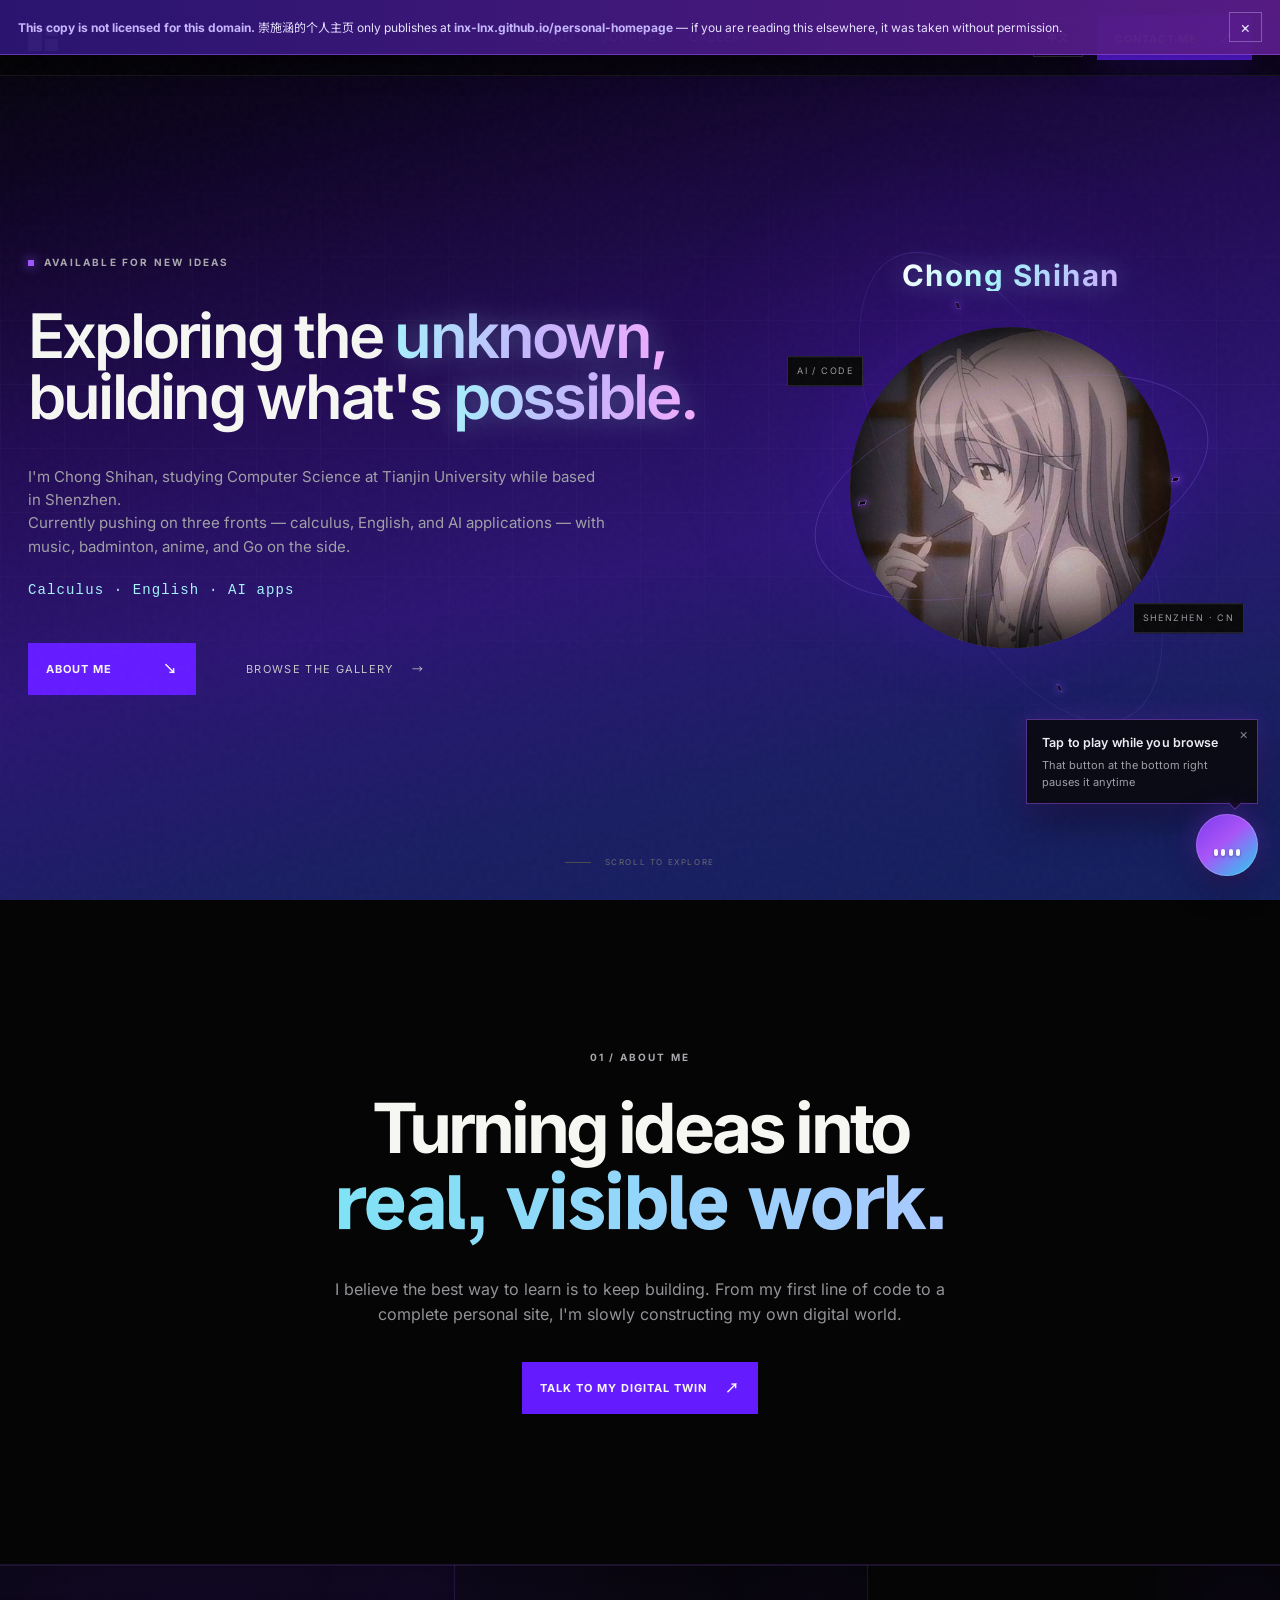
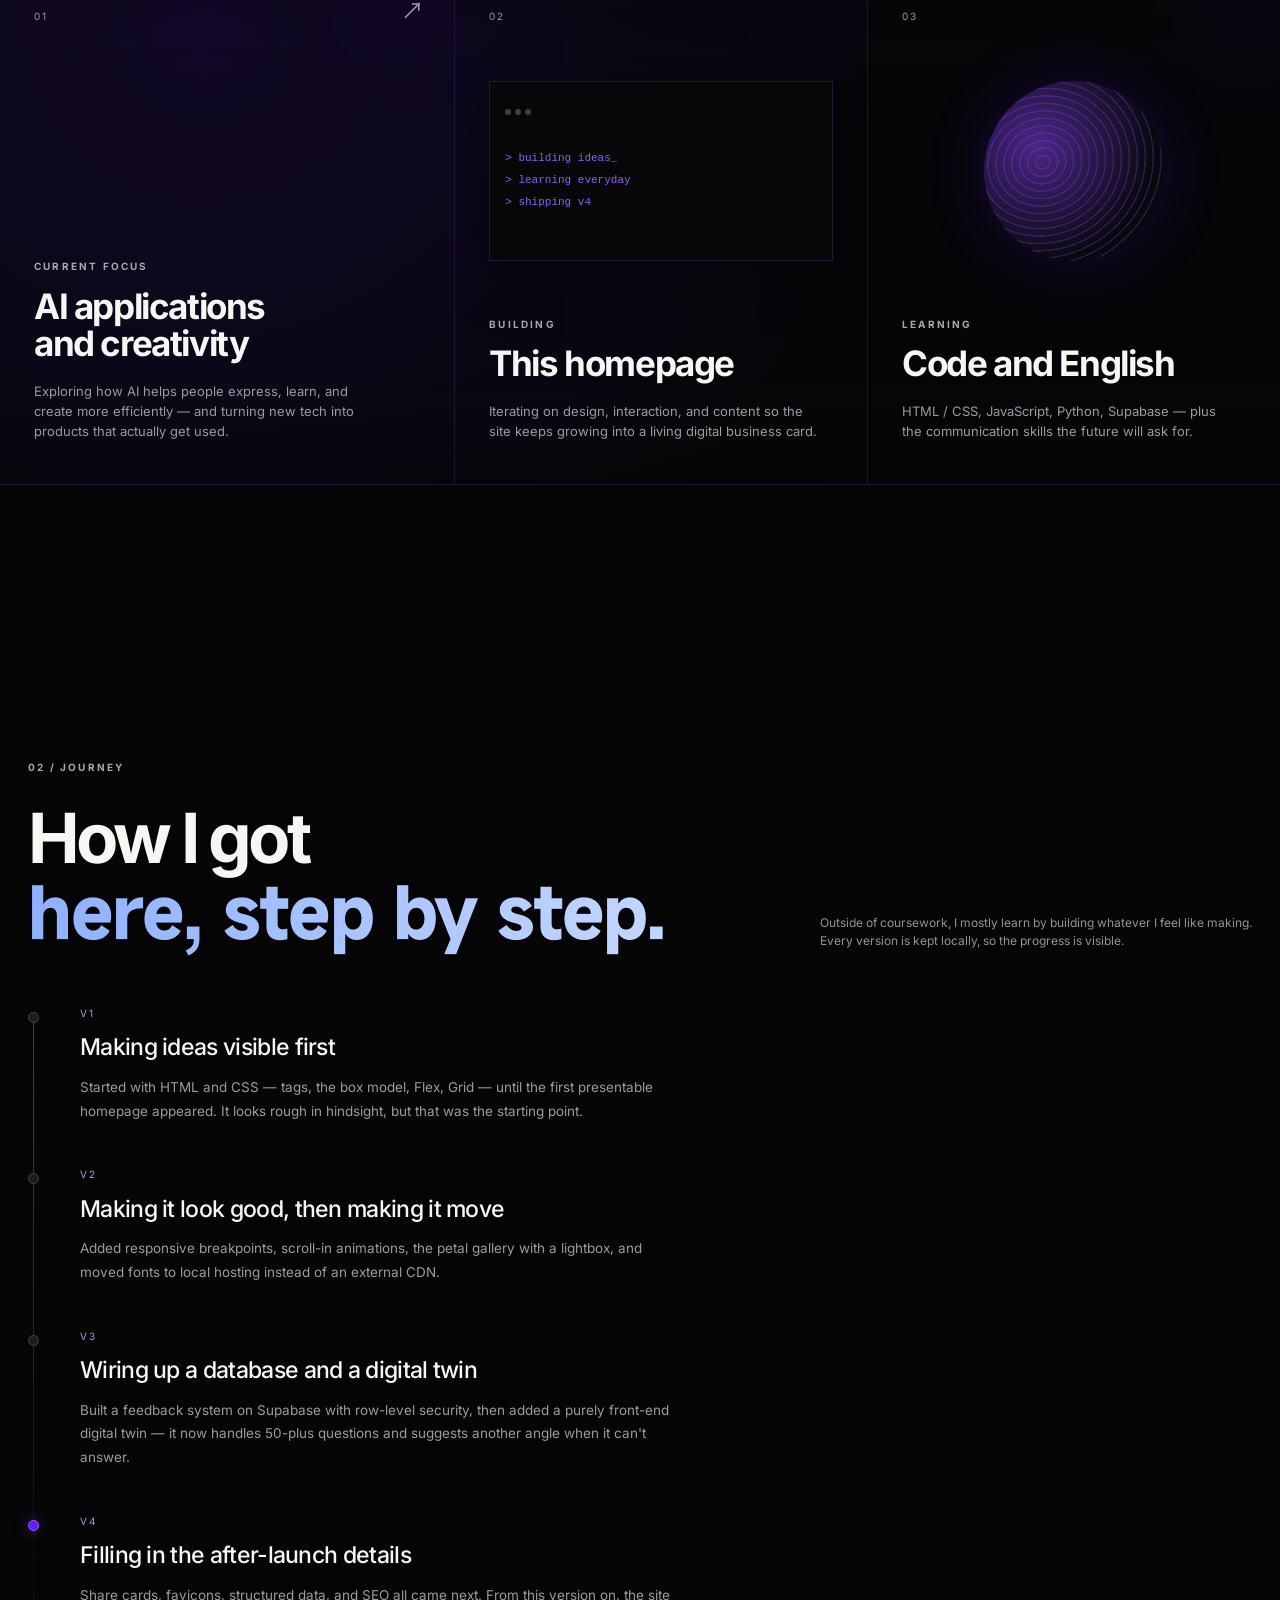
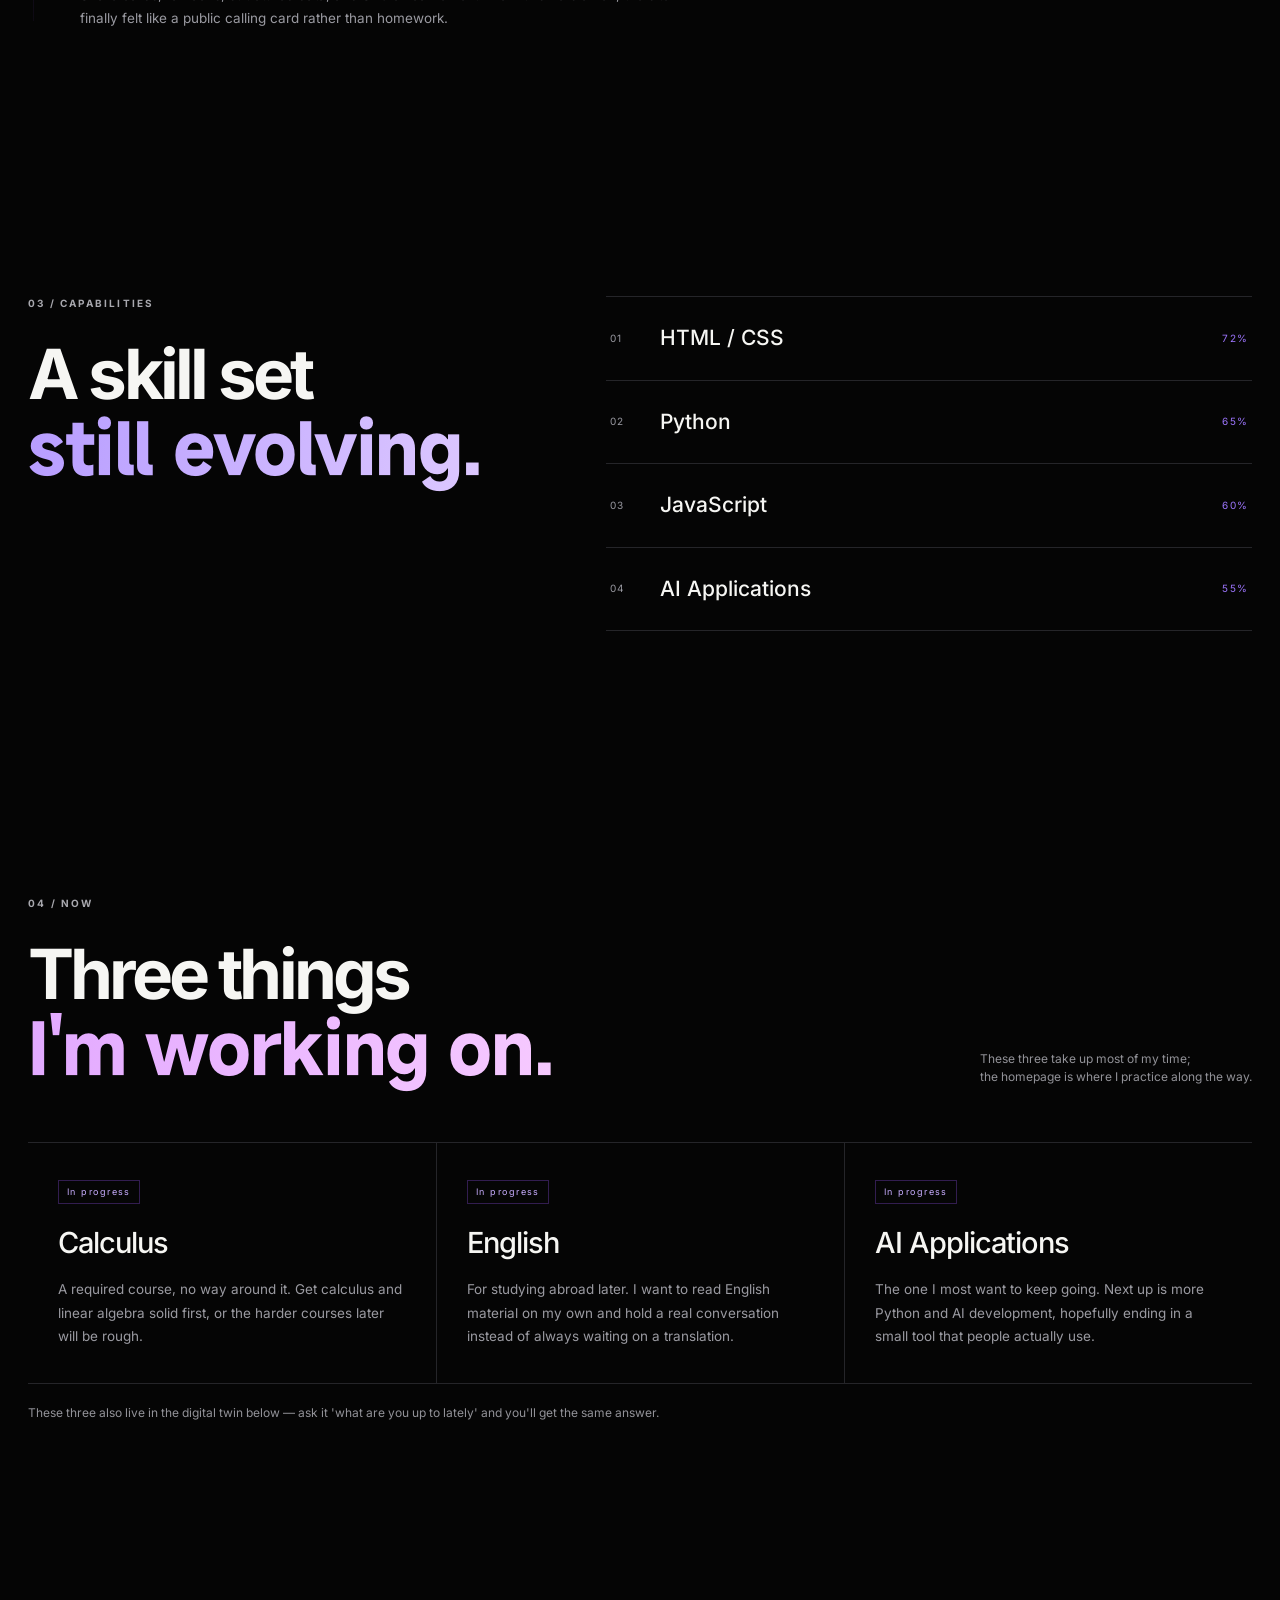
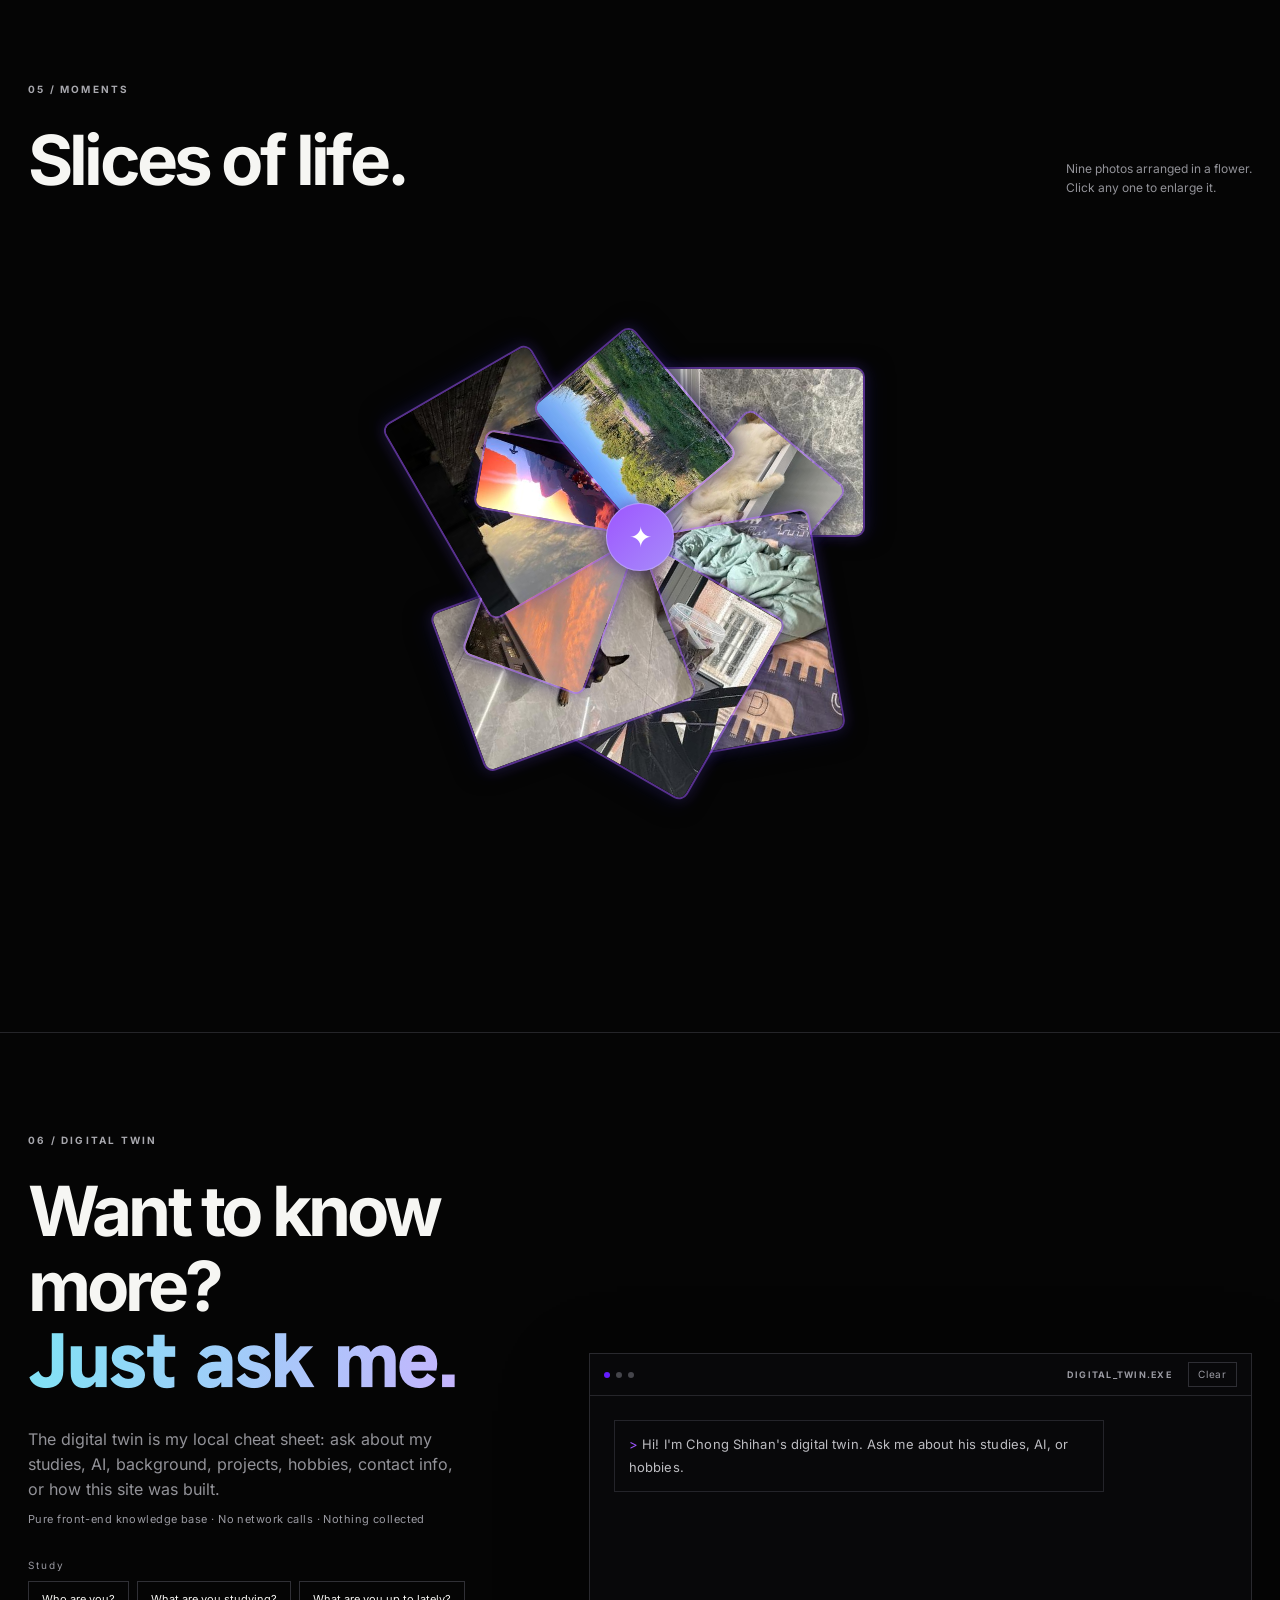
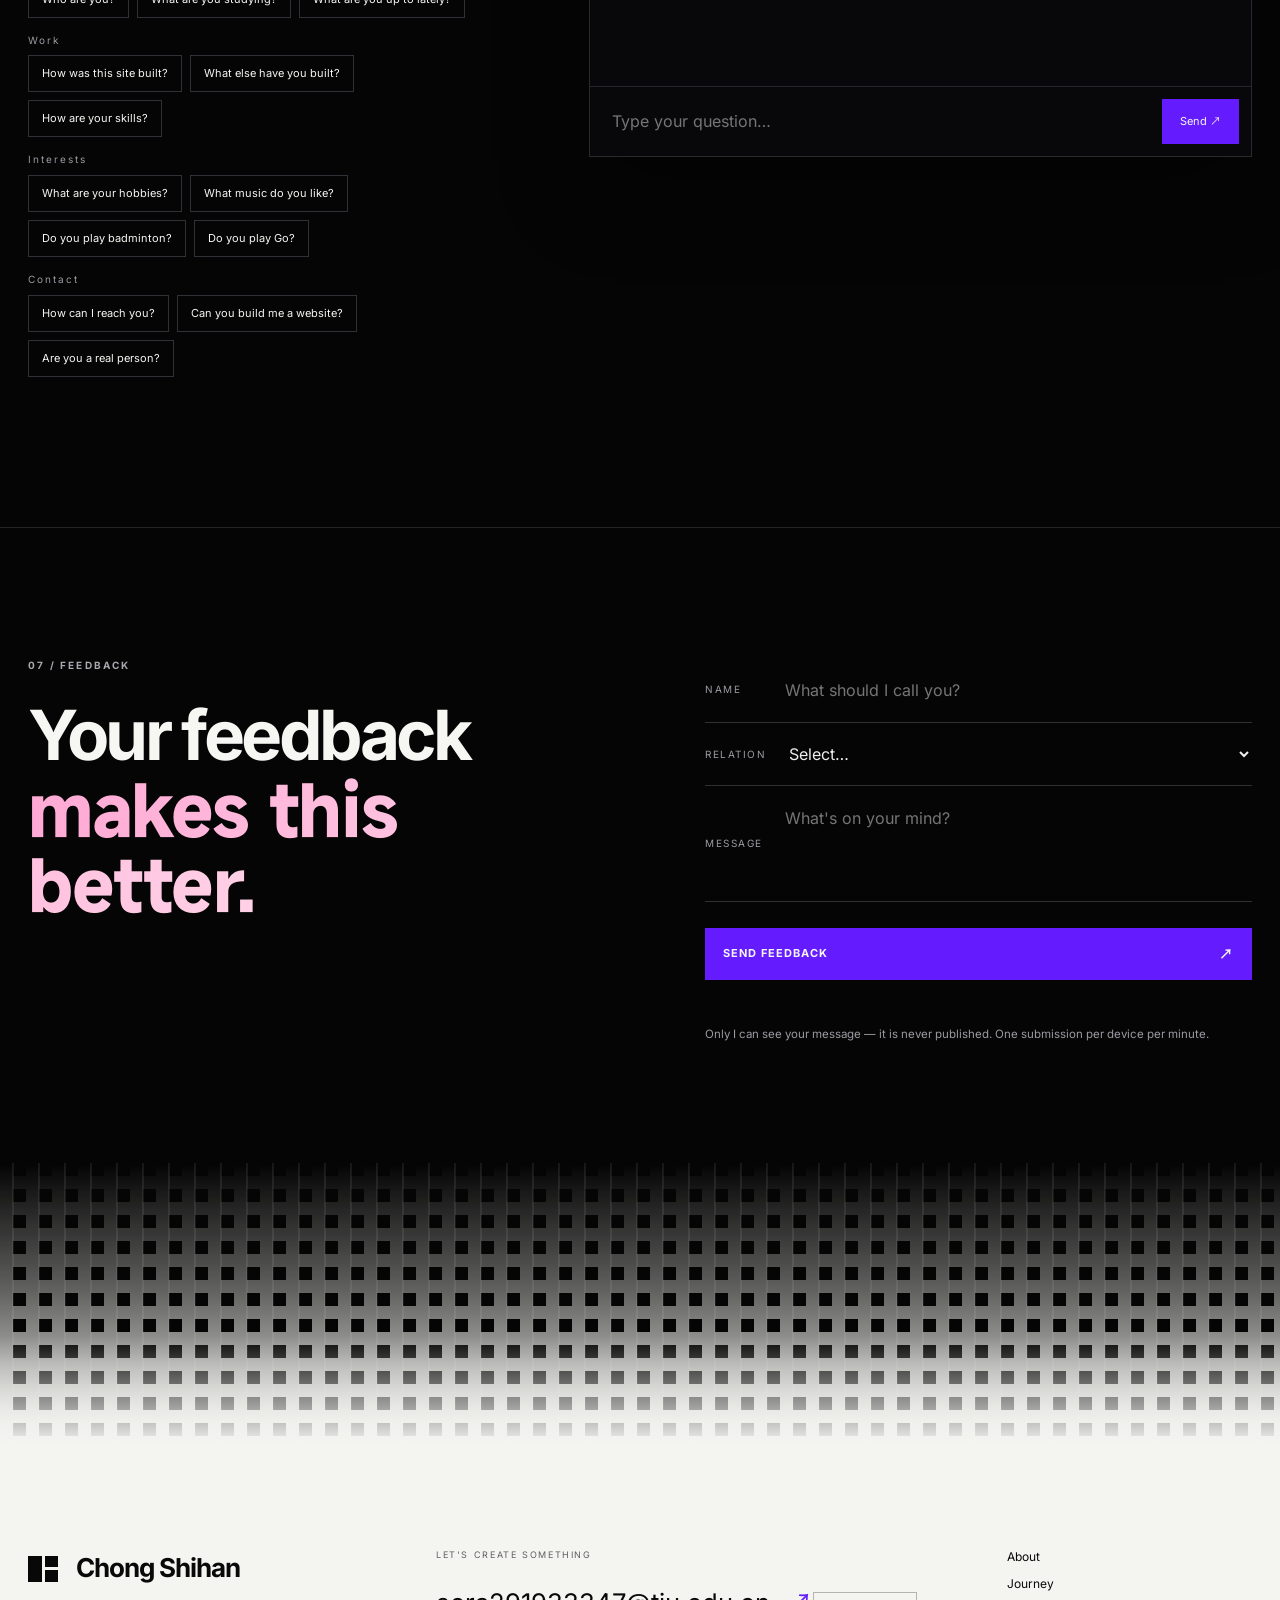
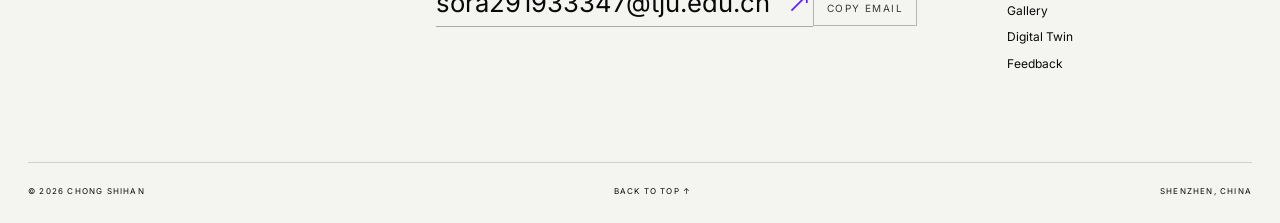
<file: index.html>
<!DOCTYPE html>
<html lang="zh-CN">
<head>
  <meta charset="UTF-8" />
  <meta name="viewport" content="width=device-width, initial-scale=1.0" />
  <meta name="theme-color" content="#2a1065" />
  <meta name="referrer" content="strict-origin-when-cross-origin" />
  <!-- 语言预判：只为 <html lang> 提前定值，避免首屏用错语言的字体与断行规则；
       真正的文案替换在 body 末尾的 assets/lang.js 里做（字典较大，不放在这里）。 -->
  <script>
    (function () {
      var lang = "zh";
      try {
        var pick = new URLSearchParams(location.search).get("lang") || localStorage.getItem("csh-lang") || navigator.language || "zh";
        lang = /^en/i.test(pick) ? "en" : "zh";
      } catch (e) {}
      document.documentElement.lang = lang === "en" ? "en" : "zh-CN";
      document.documentElement.setAttribute("data-lang", lang);
    })();
  </script>
  <title data-i18n="meta.title">崇施涵 · 天津大学 | 个人主页</title>
  <meta name="description" data-i18n-attr="content:meta.description" content="崇施涵的个人主页：天津大学计算机科学与技术专业在读，正在高数、英语和 AI 应用三线推进。站内有学习经历、生活相册，还有一个纯前端本地知识库「数字分身」，可以直接向它提问。" />
  <meta name="author" content="崇施涵" />
  <meta name="robots" content="index,follow" />
  <link rel="canonical" href="https://inx-lnx.github.io/personal-homepage/" />

  <!-- 分享卡片：发到微信 / QQ / X 时会显示标题、描述和封面 -->
  <meta property="og:type" content="website" />
  <meta property="og:site_name" content="崇施涵 · Personal Homepage" />
  <meta property="og:locale" data-i18n-attr="content:meta.ogLocale" content="zh_CN" />
  <meta property="og:title" data-i18n-attr="content:meta.ogTitle" content="崇施涵 · 天津大学 | 个人主页" />
  <meta property="og:description" data-i18n-attr="content:meta.ogDescription" content="天津大学计算机科学与技术专业在读，正在高数、英语和 AI 应用三线推进。站内有一个纯前端本地知识库「数字分身」，可以直接向它提问。" />
  <meta property="og:url" content="https://inx-lnx.github.io/personal-homepage/" />
  <meta property="og:image" content="https://inx-lnx.github.io/personal-homepage/assets/og-cover.png" />
  <meta property="og:image:width" content="1200" />
  <meta property="og:image:height" content="630" />
  <meta property="og:image:alt" data-i18n-attr="content:meta.ogImageAlt" content="崇施涵的个人主页封面" />
  <meta name="twitter:card" content="summary_large_image" />
  <meta name="twitter:title" data-i18n-attr="content:meta.ogTitle" content="崇施涵 · 天津大学 | 个人主页" />
  <meta name="twitter:description" data-i18n-attr="content:meta.ogDescription" content="天津大学计算机科学与技术专业在读，正在高数、英语和 AI 应用三线推进。站内有一个纯前端本地知识库「数字分身」，可以直接向它提问。" />
  <meta name="twitter:image" content="https://inx-lnx.github.io/personal-homepage/assets/og-cover.png" />

  <!-- 站点图标（生成脚本：tools 里的 make_assets.py 同款逻辑，见 .deepworks/tmp） -->
  <link rel="icon" href="favicon.ico" sizes="any" />
  <link rel="icon" type="image/svg+xml" href="assets/favicon.svg" />
  <link rel="apple-touch-icon" href="assets/apple-touch-icon.png" />
  <link rel="manifest" href="manifest.webmanifest" />

  <!-- 字体已本地子集化托管在 assets/fonts/，不再依赖 Google Fonts；重新生成见 tools/subset_fonts.py -->
  <!-- 首屏要用的两个子集提前预加载，省掉「先下 fonts.css、解析后才知道字体地址」的串行等待 -->
  <link rel="preload" as="font" type="font/woff2" href="assets/fonts/inter-subset.woff2" crossorigin="anonymous" />
  <link rel="preload" as="font" type="font/woff2" href="assets/fonts/noto-subset-core.woff2" crossorigin="anonymous" />
  <link rel="stylesheet" href="assets/fonts/fonts.css" />
  <link rel="stylesheet" href="assets/style.css" />

  <!-- 结构化数据：告诉搜索引擎这页讲的是谁 -->
  <script type="application/ld+json">
  {
    "@context": "https://schema.org",
    "@type": "Person",
    "name": "崇施涵",
    "url": "https://inx-lnx.github.io/personal-homepage/",
    "email": "mailto:sora291933347@tju.edu.cn",
    "affiliation": { "@type": "CollegeOrUniversity", "name": "天津大学" },
    "knowsAbout": ["AI 应用", "HTML", "CSS", "JavaScript", "Python"],
    "sameAs": ["https://github.com/Inx-lnx"]
  }
  </script>
</head>
<body>
  <a class="skip-link" href="#main" data-i18n="a11y.skipToMain">跳到主要内容</a>
  <header class="topbar">
    <a class="brand" href="#home" aria-label="返回首页" data-i18n-attr="aria-label:a11y.backHome"><span></span><span></span><span></span></a>
    <nav class="desktop-nav" aria-label="主导航" data-i18n-attr="aria-label:a11y.mainNav">
      <a href="#about" data-i18n="nav.about">关于</a>
      <a href="#journey" data-i18n="nav.journey">经历</a>
      <a href="#gallery" data-i18n="nav.gallery">相册</a>
    </nav>
    <div class="topbar-actions">
      <button id="lang-toggle" class="lang-toggle" type="button" aria-label="切换到英文版" title="切换到英文版">EN</button>
      <a class="contact-button" href="#contact" data-i18n-attr="aria-label:a11y.contact"><span data-i18n="nav.contact">联系我</span> <b>↗</b></a>
    </div>
  </header>

  <main id="main">
    <section class="hero" id="home">
      <div class="hero-noise"></div>
      <div class="hero-copy">
        <p class="eyebrow"><span></span> AVAILABLE FOR NEW IDEAS</p>
        <h1 data-i18n-html="hero.title">探索<span>未知，</span><br />创造<span>可能。</span></h1>
        <p class="hero-intro" data-i18n-html="hero.intro">崇施涵，天津大学计算机科学与技术专业，平时在深圳学习。<br />正在高数、英语和 AI 应用三线推进，也热爱音乐、羽毛球、二次元与围棋。</p>
        <p class="typed-line"><span id="typed-text" data-i18n="hero.typed">主攻 AI 应用</span><span class="type-cursor" aria-hidden="true">▍</span></p>
        <div class="hero-actions">
          <a class="primary-button" href="#about"><span data-i18n="hero.ctaPrimary">认识我</span> <b>↘</b></a>
          <a class="text-link" href="#gallery"><span data-i18n="hero.ctaSecondary">浏览相册</span> <span>→</span></a>
        </div>
      </div>
      <div class="hero-portrait">
        <div class="portrait-name"><span class="aurora-text" data-i18n="site.name">崇施涵</span></div>
        <div class="portrait-frame" aria-hidden="true"><img src="[data-uri]" data-hi="assets/avatar-preview.jpg" alt="" width="700" height="700" fetchpriority="high" /></div>
        <span class="orbit orbit-one" aria-hidden="true"></span>
        <span class="orbit orbit-two" aria-hidden="true"></span>
        <span class="floating-label label-one" aria-hidden="true">AI / CODE</span>
        <span class="floating-label label-two" aria-hidden="true">SHENZHEN · CN</span>
      </div>
      <div class="scroll-cue"><span></span> SCROLL TO EXPLORE</div>
    </section>

    <section class="statement" id="about">
      <p class="section-kicker">01 / ABOUT ME</p>
      <h2 data-i18n-html="about.title">用技术把想法变成<br /><em>真实、可见的作品。</em></h2>
      <p class="statement-copy" data-i18n="about.copy">我相信学习最好的方式就是持续创造。从第一行代码到完整的个人网站，我正在一点点建立自己的数字世界。</p>
      <a class="primary-button small" href="#chat"><span data-i18n="about.cta">和数字分身聊聊</span> <b>↗</b></a>
    </section>

    <section class="feature-grid" id="work">
      <article class="feature-card feature-lead">
        <span class="card-index">01</span>
        <div>
          <p class="mini-label">CURRENT FOCUS</p>
          <h3 data-i18n-html="work.lead.title">AI 应用<br />与创造力</h3>
          <p data-i18n="work.lead.copy">探索人工智能如何帮助人更高效地表达、学习和创造，把新技术做成真正能用的产品。</p>
        </div>
        <span class="card-arrow">↗</span>
      </article>
      <article class="feature-card">
        <span class="card-index">02</span>
          <div class="terminal-art" aria-hidden="true"><i></i><i></i><i></i><code>&gt; building ideas_<br />&gt; learning everyday<br />&gt; shipping v4</code></div>
        <div>
          <p class="mini-label">BUILDING</p>
          <h3 data-i18n="work.build.title">个人主页</h3>
          <p data-i18n="work.build.copy">不断迭代设计、交互与内容，让主页成为持续生长的数字名片。</p>
        </div>
      </article>
      <article class="feature-card">
        <span class="card-index">03</span>
        <div class="sphere" aria-hidden="true"></div>
        <div>
          <p class="mini-label">LEARNING</p>
          <h3 data-i18n="work.learn.title">编程与英语</h3>
          <p data-i18n="work.learn.copy">HTML / CSS、JavaScript、Python、Supabase，以及面向未来的表达能力。</p>
        </div>
      </article>
    </section>

    <!-- ============================================================
         经历时间线：#journey
         按「阶段」写，不写具体日期；等有确切时间了，在 tl-stage 里补年份即可
         ============================================================ -->
    <section class="journey-section" id="journey">
      <div class="section-head">
        <div><p class="section-kicker">02 / JOURNEY</p><h2 data-i18n-html="journey.title">怎么一步步<br /><em>走到现在。</em></h2></div>
        <p data-i18n-html="journey.desc">学校课程之外，基本靠想做点什么时现学。<br />每一版都留在本地，看得见进步。</p>
      </div>
      <ol class="timeline">
        <li class="tl-item">
          <span class="tl-dot" aria-hidden="true"></span>
          <p class="tl-stage">V1</p>
          <h3 data-i18n="journey.1.title">先让想法变成能看的东西</h3>
          <p data-i18n="journey.1.copy">从 HTML 和 CSS 起手：标签、盒模型、Flex、Grid，一点点折腾出第一版能看的个人主页。现在回头看很粗糙，但那是起点。</p>
        </li>
        <li class="tl-item">
          <span class="tl-dot" aria-hidden="true"></span>
          <p class="tl-stage">V2</p>
          <h3 data-i18n="journey.2.title">让它好看，也让它动起来</h3>
          <p data-i18n="journey.2.copy">补上响应式断点、滚动进场动画、花瓣式相册与灯箱，同时把字体换成本地托管，不再依赖外部 CDN。</p>
        </li>
        <li class="tl-item">
          <span class="tl-dot" aria-hidden="true"></span>
          <p class="tl-stage">V3</p>
          <h3 data-i18n="journey.3.title">接上数据库与数字分身</h3>
          <p data-i18n="journey.3.copy">用 Supabase 做了带 RLS 权限的反馈系统，又加上纯前端的数字分身——现在它应付得了五十多个问题，答不上来还会推荐你换个问法。</p>
        </li>
        <li class="tl-item is-now">
          <span class="tl-dot" aria-hidden="true"></span>
          <p class="tl-stage">V4</p>
          <h3 data-i18n="journey.4.title">补齐「上线之后才想起来」的细节</h3>
          <p data-i18n="journey.4.copy">分享卡片、站点图标、结构化数据与 SEO 一并补上。从这一版起，主页才真正像一张对外的名片，而不只是作业。</p>
        </li>
      </ol>
    </section>

    <section class="skills-section">
      <div class="skills-heading">
        <p class="section-kicker">03 / CAPABILITIES</p>
        <h2 data-i18n-html="skills.title">持续进化的<br /><em>能力矩阵。</em></h2>
      </div>
      <div class="skill-list">
        <div class="skill-row"><span>01</span><strong>HTML / CSS</strong><i>72%</i></div>
        <div class="skill-row"><span>02</span><strong>Python</strong><i>65%</i></div>
        <div class="skill-row"><span>03</span><strong>JavaScript</strong><i>60%</i></div>
        <div class="skill-row"><span>04</span><strong data-i18n="skills.4.name">AI 应用</strong><i>55%</i></div>
      </div>
    </section>

    <!-- ============================================================
         正在做（Now）：#now
         ⚠️ 这里的三条线与数字分身的「你接下来打算做什么」是同一套说法，
            改一处记得改另一处（assets/app.js 里的 plan 条目）
         ============================================================ -->
    <section class="now-section" id="now">
      <div class="section-head">
        <div><p class="section-kicker">04 / NOW</p><h2 data-i18n-html="now.title">最近在做的<br /><em>三件事。</em></h2></div>
        <p data-i18n-html="now.desc">时间基本都花在这三件事上，<br />主页是顺手练手的地方。</p>
      </div>
      <div class="now-grid">
        <article class="now-card">
          <span class="now-badge" data-i18n="now.badge">进行中</span>
          <h3 data-i18n="now.1.title">高数</h3>
          <p data-i18n="now.1.copy">必修课，躲不掉。微积分和线性代数先学明白，不然后面难的课容易跟不上。</p>
        </article>
        <article class="now-card">
          <span class="now-badge" data-i18n="now.badge">进行中</span>
          <h3 data-i18n="now.2.title">英语</h3>
          <p data-i18n="now.2.copy">为了以后出国读书。想练到能自己看懂英文资料、能跟人正常交流，不用总等别人翻译。</p>
        </article>
        <article class="now-card">
          <span class="now-badge" data-i18n="now.badge">进行中</span>
          <h3 data-i18n="now.3.title">AI 应用</h3>
          <p data-i18n="now.3.copy">最想做下去的一件事。接着学 Python 和 AI 开发，希望能做出一个真有人用的小工具。</p>
        </article>
      </div>
      <p class="now-foot" data-i18n="now.foot">这三件事也写进了下面的数字分身，问它「你最近在做什么」，回答跟这里一样。</p>
    </section>

    <section class="gallery-section" id="gallery">
      <div class="section-head">
        <div><p class="section-kicker">05 / MOMENTS</p><h2 data-i18n="gallery.title">生活的切片。</h2></div>
        <p data-i18n-html="gallery.desc">九张照片围成一朵花。<br />点击任意一张可放大查看。</p>
      </div>
      <div class="flower">
        <div class="flower-inner">
          <div class="flower-center" aria-hidden="true">✦</div>
          <figure class="petal" style="--r: -90deg"><img src="[data-uri]" data-hi="assets/gallery/preview-01.jpg" data-view="assets/gallery/view-01.jpg" data-full="assets/gallery/gallery-01.jpg" alt="相册照片 1" data-i18n-attr="alt:gallery.alt1" width="375" height="500" decoding="async" /></figure>
          <figure class="petal" style="--r: -50deg"><img src="[data-uri]" data-hi="assets/gallery/preview-02.jpg" data-view="assets/gallery/view-02.jpg" data-full="assets/gallery/gallery-02.jpg" alt="相册照片 2" data-i18n-attr="alt:gallery.alt2" width="500" height="375" decoding="async" /></figure>
          <figure class="petal" style="--r: -10deg"><img src="[data-uri]" data-hi="assets/gallery/preview-03.jpg" data-view="assets/gallery/view-03.jpg" data-full="assets/gallery/gallery-03.jpg" alt="相册照片 3" data-i18n-attr="alt:gallery.alt3" width="375" height="500" decoding="async" /></figure>
          <figure class="petal" style="--r: 30deg"><img src="[data-uri]" data-hi="assets/gallery/preview-04.jpg" data-view="assets/gallery/view-04.jpg" data-full="assets/gallery/gallery-04.jpg" alt="相册照片 4" data-i18n-attr="alt:gallery.alt4" width="405" height="500" decoding="async" /></figure>
          <figure class="petal" style="--r: 70deg"><img src="[data-uri]" data-hi="assets/gallery/preview-05.jpg" data-view="assets/gallery/view-05.jpg" data-full="assets/gallery/gallery-05.jpg" alt="相册照片 5" data-i18n-attr="alt:gallery.alt5" width="375" height="500" decoding="async" /></figure>
          <figure class="petal" style="--r: 110deg"><img src="[data-uri]" data-hi="assets/gallery/preview-06.jpg" data-view="assets/gallery/view-06.jpg" data-full="assets/gallery/gallery-06.jpg" alt="相册照片 6" data-i18n-attr="alt:gallery.alt6" width="500" height="375" decoding="async" /></figure>
          <figure class="petal" style="--r: 150deg"><img src="[data-uri]" data-hi="assets/gallery/preview-07.jpg" data-view="assets/gallery/view-07.jpg" data-full="assets/gallery/gallery-07.jpg" alt="相册照片 7" data-i18n-attr="alt:gallery.alt7" width="375" height="500" decoding="async" /></figure>
          <figure class="petal" style="--r: 190deg"><img src="[data-uri]" data-hi="assets/gallery/preview-08.jpg" data-view="assets/gallery/view-08.jpg" data-full="assets/gallery/gallery-08.jpg" alt="相册照片 8" data-i18n-attr="alt:gallery.alt8" width="500" height="231" decoding="async" /></figure>
          <figure class="petal" style="--r: 230deg"><img src="[data-uri]" data-hi="assets/gallery/preview-09.jpg" data-view="assets/gallery/view-09.jpg" data-full="assets/gallery/gallery-09.jpg" alt="相册照片 9" data-i18n-attr="alt:gallery.alt9" width="500" height="375" decoding="async" /></figure>
        </div>
      </div>
    </section>

    <section class="chat-section" id="chat">
      <div class="chat-copy">
        <p class="section-kicker">06 / DIGITAL TWIN</p>
        <h2 data-i18n-html="chat.title">想了解更多？<br /><em>直接问我。</em></h2>
        <p data-i18n-html="chat.copy">数字分身是我的一本本地小抄：学习、AI、经历、作品、兴趣、联系方式、这站怎么做出来的，都能问。<br /><small class="chat-note">纯前端本地知识库 · 不联网 · 不收集任何信息</small></p>
        <div class="chat-quick">
          <div class="quick-group">
            <span class="quick-title" data-i18n="chat.quick.study">学习</span>
            <div class="quick-row">
              <button class="chip" data-q="你是谁？" data-i18n="chat.chip.who" data-i18n-q="chat.chipq.who">你是谁？</button>
              <button class="chip" data-q="你在学什么？" data-i18n="chat.chip.major" data-i18n-q="chat.chipq.major">在学什么？</button>
              <button class="chip" data-q="你最近在做什么？" data-i18n="chat.chip.recent" data-i18n-q="chat.chipq.recent">最近在做什么？</button>
            </div>
          </div>
          <div class="quick-group">
            <span class="quick-title" data-i18n="chat.quick.work">作品</span>
            <div class="quick-row">
              <button class="chip" data-q="这网站怎么做出来的？" data-i18n="chat.chip.site" data-i18n-q="chat.chipq.site">这站怎么做的？</button>
              <button class="chip" data-q="你还做过什么？" data-i18n="chat.chip.project" data-i18n-q="chat.chipq.project">还做过什么？</button>
              <button class="chip" data-q="你的技能怎么样？" data-i18n="chat.chip.skill" data-i18n-q="chat.chipq.skill">技能怎么样？</button>
            </div>
          </div>
          <div class="quick-group">
            <span class="quick-title" data-i18n="chat.quick.hobby">兴趣</span>
            <div class="quick-row">
              <button class="chip" data-q="你有什么兴趣？" data-i18n="chat.chip.hobby" data-i18n-q="chat.chipq.hobby">有什么兴趣？</button>
              <button class="chip" data-q="你喜欢听什么音乐？" data-i18n="chat.chip.music" data-i18n-q="chat.chipq.music">听什么音乐？</button>
              <button class="chip" data-q="你打羽毛球厉害吗？" data-i18n="chat.chip.badminton" data-i18n-q="chat.chipq.badminton">羽毛球怎么样？</button>
              <button class="chip" data-q="你会下围棋吗？" data-i18n="chat.chip.go" data-i18n-q="chat.chipq.go">会下围棋吗？</button>
            </div>
          </div>
          <div class="quick-group">
            <span class="quick-title" data-i18n="chat.quick.contact">联系</span>
            <div class="quick-row">
              <button class="chip" data-q="怎么联系你？" data-i18n="chat.chip.contact" data-i18n-q="chat.chipq.contact">怎么联系你？</button>
              <button class="chip" data-q="能帮我做一个网站吗？" data-i18n="chat.chip.help" data-i18n-q="chat.chipq.help">能帮我做个网站吗？</button>
              <button class="chip" data-q="你是真人吗？" data-i18n="chat.chip.real" data-i18n-q="chat.chipq.real">你是真人吗？</button>
            </div>
          </div>
        </div>
      </div>
      <div class="chat-window">
        <div class="window-bar"><span></span><span></span><span></span><b>DIGITAL_TWIN.EXE</b><button id="chat-clear" class="chat-clear" type="button" title="清空对话，重新开始" aria-label="清空对话，重新开始" data-i18n="chat.clear" data-i18n-attr="title:chat.clearTitle;aria-label:chat.clearTitle">清空</button></div>
        <div id="chat-box" class="chat-box" aria-live="polite"><div class="msg bot"><span class="bubble" data-i18n="js.welcome">你好呀！我是崇施涵的数字分身，关于学习、AI、兴趣都可以问我～</span></div></div>
        <form id="chat-form" class="chat-input" autocomplete="off">
          <div class="chat-field">
            <input id="chat-text" type="text" placeholder="输入你的问题…" maxlength="100" role="combobox" aria-autocomplete="list" aria-controls="chat-suggest" data-i18n-attr="placeholder:chat.placeholder" />
            <div id="chat-suggest" class="chat-suggest" role="listbox" hidden></div>
          </div>
          <button type="submit" class="send-btn" data-i18n="chat.send">发送 ↗</button>
        </form>
      </div>
    </section>

    <section class="feedback-section" id="feedback">
      <div><p class="section-kicker">07 / FEEDBACK</p><h2 data-i18n-html="feedback.title">你的想法，<br /><em>会让这里更好。</em></h2></div>
      <form id="feedback-form" novalidate>
        <!-- 蜜罐字段：真人看不见也不会填，机器人往往会填 → 前端直接丢弃，不进数据库 -->
        <div class="form-honey" aria-hidden="true"><label for="fb-website" data-i18n="feedback.honeyLabel">网站</label><input id="fb-website" name="website" type="text" tabindex="-1" autocomplete="off" /></div>
        <div class="form-line"><label for="fb-name" data-i18n="feedback.name">姓名</label><input id="fb-name" name="name" type="text" maxlength="30" placeholder="怎么称呼你？" required data-i18n-attr="placeholder:feedback.namePlaceholder" /></div>
        <div class="form-line"><label for="fb-relation" data-i18n="feedback.relation">关系</label><select id="fb-relation" name="relation" required><option value="" disabled selected data-i18n="feedback.relationPlaceholder">请选择</option><option data-i18n="feedback.relation.classmate">同学</option><option data-i18n="feedback.relation.friend">朋友</option><option data-i18n="feedback.relation.teacher">老师</option><option data-i18n="feedback.relation.colleague">同事</option><option data-i18n="feedback.relation.family">家人</option><option data-i18n="feedback.relation.other">其他</option></select></div>
        <div class="form-line"><label for="fb-message" data-i18n="feedback.message">留言</label><textarea id="fb-message" name="message" rows="3" maxlength="500" placeholder="想对我说什么？" required data-i18n-attr="placeholder:feedback.messagePlaceholder"></textarea></div>
        <button type="submit" class="primary-button form-submit"><span data-i18n="feedback.submit">提交反馈</span> <b>↗</b></button><p id="fb-status" class="fb-status" role="status"></p>
        <p class="form-note" data-i18n="feedback.note">留言只有我能看到，不会公开；同一台设备一分钟内只能提交一次。</p>
      </form>
    </section>

    <section class="pixel-transition" aria-hidden="true"><div class="pixel-field"></div></section>

    <footer id="contact">
      <div class="footer-main">
        <div class="footer-brand"><span class="footer-logo"><i></i><i></i><i></i></span><strong data-i18n="site.name">崇施涵</strong></div>
        <div class="footer-cta"><p>LET'S CREATE SOMETHING</p><a href="mailto:sora291933347@tju.edu.cn">sora291933347@tju.edu.cn <span>↗</span></a><button id="copy-mail" class="copy-mail" type="button" data-mail="sora291933347@tju.edu.cn" data-i18n="footer.copyMail">复制邮箱</button><span id="copy-mail-status" class="copy-mail-status" role="status" aria-live="polite"></span></div>
        <nav><a href="#about" data-i18n="nav.about">关于</a><a href="#journey" data-i18n="nav.journey">经历</a><a href="#gallery" data-i18n="nav.gallery">相册</a><a href="#chat" data-i18n="nav.chat">数字分身</a><a href="#feedback" data-i18n="nav.feedback">反馈</a></nav>
      </div>
      <div class="footer-bottom"><small>© 2026 CHONG SHIHAN</small><button id="back-top" type="button">BACK TO TOP ↑</button><small>SHENZHEN, CHINA</small></div>
    </footer>
  </main>

  <!-- ============================================================
       背景音乐：右下角悬浮开关 + 进站引导气泡
       配置 → assets/config.js 的 music（开关 / 文件路径 / 音量 / 文案）
       逻辑 → assets/app.js 的 initBackgroundMusic
       样式 → assets/style.css 末尾的「背景音乐」一段
       音频文件 → 把 mp3 放到 assets/music/ 目录，默认文件名 bgm.mp3
       ============================================================ -->
  <audio id="bgm-audio" preload="none" playsinline></audio>
  <div class="bgm-dock" id="bgm-dock" data-state="idle">
    <div class="bgm-hint" id="bgm-hint" role="status" aria-live="polite">
      <button class="bgm-hint-close" id="bgm-hint-close" type="button" aria-label="不再提示" data-i18n-attr="aria-label:bgm.hintClose">×</button>
      <b id="bgm-hint-title" data-i18n="bgm.hintTitle">点一下，边听边逛</b>
      <span id="bgm-hint-text" data-i18n="bgm.hintText">右下角这个按钮可以随时暂停</span>
    </div>
    <button class="bgm-btn" id="bgm-btn" type="button" aria-pressed="false" aria-label="播放背景音乐" data-i18n-attr="aria-label:bgm.btnPlay">
      <span class="bgm-ring" aria-hidden="true"></span>
      <span class="bgm-bars" aria-hidden="true"><i></i><i></i><i></i><i></i></span>
    </button>
  </div>

  <!-- i18n：字典 → 英文知识库 → 语言引擎（顺序不能换：lang.js 依赖前两个，app.js 依赖 lang.js） -->
  <script src="assets/i18n.js"></script>
  <script src="assets/twin-en.js"></script>
  <script src="assets/config.js"></script>
  <script src="assets/cool-mode.js"></script>
  <script src="assets/meteors.js"></script>
  <script src="assets/lang.js"></script>
  <script src="assets/app.js"></script>

  <!-- 新版 Service Worker 接管时自动刷新一次。
       为什么放在 HTML 里而不是 app.js：HTML 走网络优先，这段永远是最新的，所以
       即使访客的浏览器还在用旧的 app.js / style.css 缓存，也能当场把新资源换上来——
       改版后只需刷新一次，不再需要「连刷两次」。
       三个保护：一次性开关防死循环；首访（本来就没有旧 SW 在控制）不刷；
       已经在输入框里打过字（可能在写留言）也不刷，免得把内容刷没。 -->
  <script>
    if ("serviceWorker" in navigator && location.protocol.indexOf("http") === 0) {
      var swHadController = !!navigator.serviceWorker.controller, swDone = false, swDirty = false;
      document.addEventListener("input", function () { swDirty = true; }, true);
      navigator.serviceWorker.addEventListener("controllerchange", function () {
        if (swDone || swDirty || !swHadController) return;
        swDone = true;
        location.reload();
      });
    }
  </script>
</body>
</html>
</file>
<file: assets/fonts/fonts.css>
/* ------------------------------------------------------------------
   本地托管的 Web 字体（不依赖 Google Fonts，也不含用不到的汉字）

   为什么是三个文件：Google 的 CJK 字体按 unicode-range 切成上百块，每块都
   带整段字形（50~75 KB），页面用到的 1000 来个汉字分散在 18 块里、约 1 MB。
   这里改成按站点实际用字裁剪的字形子集，一个可变字体文件覆盖全部字重：
     - inter-subset.woff2     西文与数字（400~800 字重）
     - noto-subset-core.woff2 首屏与正文用到的汉字（打开页面就下）
     - noto-subset-rest.woff2 只出现在数字分身长答案里的汉字（渲染到时才下）

   字体许可证为 SIL Open Font License 1.1，允许自托管与再分发。
   本文件由 tools/subset_fonts.py 自动生成，请勿手工修改；
   页面新增文字后重新运行那个脚本即可。
   ------------------------------------------------------------------ */

@font-face {
  font-family: 'Inter';
  font-style: normal;
  font-weight: 400 800;
  font-display: swap;
  src: url(./inter-subset.woff2) format('woff2');
  unicode-range: U+0000-00FF, U+0131, U+0152-0153, U+02BB-02BC, U+02C6, U+02DA, U+02DC, U+0304, U+0308, U+0329, U+2000-206F, U+20AC, U+2122, U+2191, U+2193, U+2212, U+2215, U+FEFF, U+FFFD;
}

@font-face {
  font-family: 'Noto Sans SC';
  font-style: normal;
  font-weight: 400 900;
  font-display: swap;
  src: url(./noto-subset-core.woff2) format('woff2');
  unicode-range: U+2192, U+2197-2198, U+258D, U+26A0, U+2726, U+3001-3002, U+300C-300D, U+4E00, U+4E09-4E0B, U+4E0D-4E0E, U+4E13-4E14, U+4E16, U+4E1A, U+4E1C, U+4E22, U+4E24, U+4E2A, U+4E2D, U+4E38, U+4E3A-4E3B, U+4E45, U+4E48-4E49, U+4E4B, U+4E50, U+4E5D, U+4E5F-4E60, U+4E66, U+4E86, U+4E8B-4E8C, U+4E8E, U+4E92, U+4E94, U+4E9B, U+4EA4, U+4EA7, U+4EAB, U+4EAE, U+4EBA, U+4EC0, U+4ECA-4ECB, U+4ECD-4ECE, U+4ED3, U+4ED6, U+4ED8, U+4EE3, U+4EE5, U+4EEC, U+4EF6-4EF7, U+4EFB, U+4EFD, U+4F11, U+4F18, U+4F1A, U+4F46, U+4F4D-4F4F, U+4F53, U+4F55, U+4F5C, U+4F60, U+4F8B, U+4F9D, U+4FBF, U+4FDD, U+4FE1, U+4FEE, U+5019, U+5047, U+505A, U+505C, U+5076-5077, U+50A8, U+50CF, U+5143, U+5145, U+5148-5149, U+514D, U+515C, U+5165, U+5168, U+516C-516D, U+5171, U+5173-5174, U+5176-5177, U+5185, U+518C-518D, U+5199, U+51B0, U+51B7, U+51C6, U+51CF, U+51E0, U+51FA-51FB, U+5206-5207, U+5212, U+5217, U+5219-521B, U+5220, U+522B, U+5230, U+5236, U+524D, U+5267, U+529B, U+529F-52A0, U+52A8-52A9, U+5316, U+533A, U+5341, U+5347, U+5353, U+5355, U+5360-5361, U+5373-5374, U+5386, U+5389, U+538B, U+539F, U+53BB, U+53C8, U+53CA-53CB, U+53CD, U+53D1, U+53D6, U+53D8, U+53E3, U+53E5-53E6, U+53EA-53EB, U+53EF-53F0, U+53F3, U+53F7, U+5404, U+5408, U+540C-540E, U+5411, U+5417, U+5426-5427, U+542B-542C, U+542F, U+5438, U+5440, U+5448, U+544A, U+5462, U+5473, U+547C, U+548C, U+54C1, U+54CD, U+54EA, U+552F, U+5531, U+5543, U+5565-5566, U+559C, U+55E8, U+561B, U+5668, U+566A, U+56DB, U+56DE, U+56E0, U+56F4, U+56FA, U+56FD-56FE, U+5706, U+5708, U+5728, U+5730, U+5733, U+573A, U+5740, U+5750, U+5757, U+578B, U+57CE, U+57FA, U+584C, U+5851, U+585E, U+586B, U+5883, U+589E, U+5904, U+5907, U+590D, U+5916, U+591A, U+5927, U+5929-592A, U+592E, U+5931, U+5934, U+5938, U+5956-5957, U+5973, U+597D, U+5982, U+59CB, U+59D3, U+5A01, U+5A5A, U+5B50, U+5B57-5B58, U+5B66, U+5B83, U+5B89, U+5B8C, U+5B9A, U+5B9E, U+5BA0-5BA2, U+5BB3, U+5BB6, U+5BB9, U+5BBD, U+5BC6, U+5BF8-5BF9, U+5BFC, U+5C01, U+5C06, U+5C0F, U+5C11, U+5C14, U+5C31, U+5C3A, U+5C3E, U+5C42, U+5C4F, U+5C5E, U+5C81, U+5D07, U+5DE5-5DE6, U+5DF1-5DF2, U+5E02, U+5E08, U+5E26, U+5E2E, U+5E38, U+5E72-5E74, U+5E76, U+5E7D, U+5E8F, U+5E93-5E95, U+5EA6-5EA7, U+5EFA, U+5F00, U+5F03, U+5F0F, U+5F15, U+5F20, U+5F39-5F3A, U+5F53, U+5F55, U+5F62, U+5F69, U+5F71, U+5F7B, U+5F80, U+5F84, U+5F88, U+5F97, U+5FAA, U+5FAE, U+5FC3, U+5FC5-5FC6, U+5FD9, U+5FEB, U+6001, U+600E, U+601D, U+6027, U+604B, U+6062, U+606F, U+60A8, U+60AC, U+60C5, U+60F3, U+610F, U+611F, U+6151, U+6162, U+620F-6211, U+6216, U+6240, U+624B, U+624D-624E, U+6253, U+6258, U+6269, U+627E-6280, U+6284, U+628A, U+6298, U+62A4, U+62AC, U+62C9, U+62CD, U+62D6, U+62DC, U+62E9, U+62FC-62FD, U+6301, U+6307, U+6309, U+6362, U+636E, U+6377, U+6389, U+638C, U+6392, U+63A2, U+63A5, U+63A7-63A8, U+63CF-63D0, U+63E1, U+641C, U+642C-642D, U+6478, U+64AD, U+64C5, U+64CD-64CE, U+652F, U+6536, U+6539, U+653B, U+653E, U+6545, U+6548, U+6559, U+655B, U+6563, U+6570, U+6574, U+6587, U+6599, U+65AD, U+65B0, U+65B9, U+65BD, U+65CB, U+65E0, U+65E5, U+65F6, U+660E, U+661F, U+6625, U+662F, U+663E, U+6655, U+665A, U+666F, U+667A, U+6682, U+6697, U+66F2, U+66F4, U+6700, U+6709, U+670B, U+671F, U+672A-672C, U+672F, U+6735, U+673A, U+6743, U+6761, U+6765, U+677E-677F, U+6784, U+679C, U+67B6, U+67D0, U+67D3-67D4, U+67E5, U+6807-6808, U+680F, U+6821, U+6837-6839, U+683C, U+6846, U+6848, U+68CB, U+68D2, U+690D, U+6A21, U+6B21-6B22, U+6B3E, U+6B4C, U+6B62-6B63, U+6B65, U+6B7B, U+6BB5, U+6BCF, U+6BD4-6BD5, U+6BDB, U+6C14, U+6C1B, U+6C34, U+6CA1, U+6CBF, U+6CD5, U+6CE1, U+6CE8, U+6D25, U+6D3B, U+6D41, U+6D45, U+6D4F, U+6D6E, U+6D88, U+6DB5, U+6DF1, U+6DFB, U+6E05, U+6E10, U+6E21, U+6E29, U+6E32, U+6E38, U+6E90, U+6E9C, U+6ED1, U+6EDA, U+6EE1, U+6F14, U+6F2B, U+706F-7070, U+70AB, U+70B9, U+70ED, U+7136, U+7167, U+722C, U+7231, U+7247-7248, U+725B, U+7269, U+72B6, U+72D7, U+732B, U+73A9, U+73AF-73B0, U+7403, U+7406, U+7434, U+74E3, U+751F, U+7528, U+7531, U+7535, U+7537, U+753B, U+754C, U+7559, U+756A, U+7626, U+767D, U+7684, U+76D2, U+76D6, U+76EE, U+76F4, U+76F8, U+770B, U+771F, U+773C, U+7740, U+7761, U+77E5, U+77E9, U+77ED, U+7801, U+7814, U+7840, U+786C, U+786E, U+793A, U+7981, U+79BB, U+79C0-79C1, U+79CD, U+79D1, U+79EF-79F0, U+79FB, U+7A00, U+7A0B, U+7A0D, U+7A76, U+7A7A, U+7A97, U+7ACB, U+7AD9, U+7ADF, U+7AEF, U+7B11, U+7B2C, U+7B49, U+7B54, U+7B7E, U+7B97, U+7BA1, U+7BB1, U+7C7B, U+7C89, U+7C92, U+7C97-7C98, U+7CA4, U+7CD9, U+7CFB, U+7D20, U+7D22, U+7D27, U+7D2B, U+7D2F, U+7EA2, U+7EA6-7EA7, U+7EAF, U+7EBF, U+7EC3-7EC4, U+7EC6, U+7EC8, U+7ECD, U+7ECF, U+7ED3, U+7ED5, U+7ED9, U+7EDF, U+7EE7, U+7EED, U+7F13, U+7F16, U+7F18, U+7F1D, U+7F29, U+7F3A, U+7F50-7F51, U+7F6E, U+7FBD, U+8001, U+8003, U+8005, U+800C, U+804A, U+8054, U+80B2, U+80CC, U+80DC, U+80FD, U+8109, U+811A, U+8131, U+817E, U+81EA, U+81F4, U+822A, U+822C, U+8272, U+8282, U+82B1, U+82E5-82E6, U+82F1, U+8349, U+8350, U+836F, U+83D3, U+83DC, U+84DD, U+85B0, U+85CF, U+865A, U+866B, U+8679, U+871C, U+884C, U+8863, U+8865, U+8868, U+88AB, U+88AD, U+88C1, U+88C5, U+897F, U+8981, U+8986, U+89C1, U+89C6, U+89C8-89C9, U+89D2, U+89E3, U+89E6, U+8A00, U+8BA1, U+8BA4, U+8BA9, U+8BAD-8BAE, U+8BB0, U+8BB2, U+8BBA, U+8BBE-8BBF, U+8BC4, U+8BC6, U+8BC9, U+8BCD, U+8BD5, U+8BDD, U+8BE5, U+8BED, U+8BF4, U+8BF7, U+8BFB, U+8BFE, U+8C01, U+8C22, U+8C26, U+8C61, U+8D1F, U+8D23, U+8D25, U+8D34, U+8D44, U+8D56, U+8D70, U+8D77, U+8DA3, U+8DDF, U+8DEF, U+8DF3, U+8EAB, U+8F6C, U+8F7D, U+8F85, U+8F89, U+8F91, U+8F93, U+8F9B, U+8FB9, U+8FBE, U+8FC7, U+8FD0-8FD1, U+8FD4, U+8FD8-8FD9, U+8FDB, U+8FDE, U+8FED, U+8FF0, U+8FF8, U+8FFD, U+9000-9001, U+9009, U+900F-9010, U+9017, U+901B, U+9020, U+903B-903C, U+907F, U+90A3, U+90AE, U+90E8, U+90FD, U+914D, U+9192, U+91C7, U+91CA, U+91CC-91CD, U+91CF, U+9488, U+949F, U+94A2, U+94AE, U+94FA, U+94FE, U+9501, U+9519, U+952E, U+955C, U+957F, U+95E8, U+95ED-95EE, U+95F2, U+95F4, U+9635-9636, U+963B, U+9644-9645, U+9650, U+9664, U+968F-9690, U+96C6, U+96E8, U+9700, U+9713, U+9752, U+9759, U+975B, U+975E, U+9760, U+9762, U+97F3, U+9875, U+9879-987B, U+9886, U+9891, U+9898, U+989D, U+9970, U+9988, U+9996, U+9A71, U+9AD8, U+9ED1, U+9ED8, U+9F20, U+9F50, U+9F84, U+FE0F, U+FF01, U+FF08-FF09, U+FF0C, U+FF1A-FF1B, U+FF1F, U+FF5E;
}

@font-face {
  font-family: 'Noto Sans SC';
  font-style: normal;
  font-weight: 400 900;
  font-display: swap;
  src: url(./noto-subset-rest.woff2) format('woff2');
  unicode-range: U+2190, U+221E, U+2248, U+2260, U+2264-2265, U+2605-2606, U+2665, U+266A, U+2713, U+2717, U+3000, U+3008-300B, U+300E-3011, U+3014-3015, U+30FB-30FC, U+4E07, U+4F20, U+4F59, U+5012, U+501F, U+503C, U+504F, U+5141, U+51B3, U+5224, U+5237, U+5269, U+529D-529E, U+52E4, U+533F, U+534A, U+53C2, U+5439, U+5458, U+54B1, U+54E8, U+5634, U+5761, U+57DF, U+591F, U+5939, U+5947, U+594F, U+5C24, U+5C2C, U+5C34, U+5C40, U+5C55, U+5DEE, U+5E55, U+5F8B, U+613F, U+61C2, U+61D2, U+6292-6293, U+62A2, U+62A5, U+62FF, U+6311, U+6321, U+633A, U+6413, U+6446, U+6512, U+6562, U+6572, U+6613, U+66FF, U+6742, U+6863, U+695A, U+6982, U+6CBE, U+719F, U+7279, U+7422, U+763E, U+7701, U+788E, U+78E8, U+793C, U+79D2, U+7A3F, U+7B80, U+7EA0, U+7EEA, U+7F8E, U+7FFB, U+8010, U+80C3, U+80D6, U+8111, U+8303, U+8861, U+89C2, U+8BB8, U+8BC1, U+8BD1, U+8C03, U+8C08, U+8C13, U+8C31, U+8C8C, U+8D39, U+8D76, U+8D85, U+8D8A, U+8DD1, U+8DDD, U+8EBA, U+8F6E, U+8F83, U+901A, U+901F, U+9053, U+96C5, U+96F6, U+98CE, U+9AA8, U+FF02-FF07, U+FF0A-FF0B, U+FF0D-FF0F, U+FF1C-FF1E, U+FF20, U+FF3B-FF40, U+FF5B-FF5D;
}
</file>
<file: assets/style.css>
/* 字体（Inter + Noto Sans SC）由 index.html 的 <link> 加载，
   不在这里用 @import（@import 会阻塞渲染）。离线时回退系统字体。 */

:root{--bg:#050505;--panel:#0b0b0d;--line:#252529;--text:#f6f6f3;--muted:#929298;--purple:#641cff;--purple2:#9d56ff;--white:#f4f4f1;--black:#050505;--max:1320px;--grad-anim:gradient-text-flow 9s linear infinite}
*{box-sizing:border-box;margin:0;padding:0}html{scroll-behavior:smooth;background-color:#050505}body{font-family:Inter,"Noto Sans SC",sans-serif;background:transparent;color:var(--text);line-height:1.55;-webkit-font-smoothing:antialiased;overflow-x:hidden}a{color:inherit;text-decoration:none}button,input,textarea,select{font:inherit}button{color:inherit}::selection{background:var(--purple);color:#fff}
/* ---------- 页面整体底色：黑 → 紫 → 蓝 渐变 ----------
   用「固定层」实现而非 background-attachment:fixed：body 上有
   overflow-x:hidden，fixed 定位层更可控，且无论滚到哪一段，整条
   渐变始终完整铺满视口（不会在长页面里被拉长稀释）。
   注：body:before 已被噪点层占用，故新开 html:before。 */
html:before{content:"";position:fixed;inset:0;z-index:-1;pointer-events:none;background:linear-gradient(168deg,#050505 0%,#0d0422 16%,#230c56 40%,#2b1573 60%,#1a1e63 80%,#141f5e 100%)}
body:before{content:"";position:fixed;inset:0;pointer-events:none;z-index:20;opacity:.045;background-image:url("data:image/svg+xml,%3Csvg viewBox='0 0 180 180' xmlns='http://www.w3.org/2000/svg'%3E%3Cfilter id='n'%3E%3CfeTurbulence type='fractalNoise' baseFrequency='.9' numOctaves='3' stitchTiles='stitch'/%3E%3C/filter%3E%3Crect width='100%25' height='100%25' filter='url(%23n)' opacity='.55'/%3E%3C/svg%3E")}
.topbar{height:76px;padding:0 max(28px,calc((100vw - var(--max))/2));display:grid;grid-template-columns:1fr auto 1fr;align-items:center;border-bottom:1px solid #171719;position:absolute;top:0;left:0;right:0;z-index:10;background:rgba(5,5,5,.58);backdrop-filter:blur(16px)}
.brand,.footer-logo{display:grid;width:30px;height:26px;grid-template-columns:repeat(2,1fr);grid-template-rows:repeat(2,1fr);gap:3px}.brand span,.footer-logo i{display:block;background:#fff}.brand span:nth-child(1),.footer-logo i:nth-child(1){grid-row:1/3}.brand span:nth-child(3),.footer-logo i:nth-child(3){grid-column:2}.desktop-nav{display:flex;gap:34px;font-size:12px;text-transform:uppercase;letter-spacing:.12em;color:#adadb1}.desktop-nav a{transition:.2s}.desktop-nav a:hover{color:#fff}.contact-button{justify-self:end;background:var(--purple);padding:12px 18px;text-transform:uppercase;font-size:11px;font-weight:700;letter-spacing:.08em;box-shadow:0 0 35px rgba(100,28,255,.35);transition:.25s}.contact-button:hover,.primary-button:hover{background:#7b37ff;transform:translateY(-2px)}.contact-button b,.primary-button b{margin-left:18px;font-size:14px}
.hero{min-height:100vh;position:relative;display:flex;align-items:center;padding:150px max(28px,calc((100vw - var(--max))/2)) 100px;overflow:hidden;background:radial-gradient(circle at 74% 45%,rgba(95,28,219,.13),transparent 27%)}.hero:before{content:"";position:absolute;inset:0;background:linear-gradient(rgba(255,255,255,.025) 1px,transparent 1px),linear-gradient(90deg,rgba(255,255,255,.025) 1px,transparent 1px);background-size:64px 64px;mask-image:linear-gradient(to bottom,transparent 7%,#000 45%,transparent 98%)}.hero-copy{position:relative;z-index:2;width:62%}.eyebrow,.section-kicker,.mini-label{font-size:10px;letter-spacing:.22em;font-weight:700;color:#a8a8ae;text-transform:uppercase}.eyebrow{display:flex;align-items:center;gap:10px;margin-bottom:36px}.eyebrow span{width:6px;height:6px;background:var(--purple2);box-shadow:0 0 12px var(--purple2)}h1{font-size:clamp(58px,7.2vw,112px);line-height:.92;letter-spacing:-.07em;font-weight:600;max-width:920px}h1 span{color:#85858a}.hero-intro{margin-top:38px;max-width:520px;color:#a0a0a6;font-size:15px}.hero-actions{display:flex;align-items:center;gap:36px;margin-top:42px}.primary-button{display:inline-flex;align-items:center;justify-content:space-between;background:var(--purple);min-width:168px;padding:15px 18px;text-transform:uppercase;font-size:11px;font-weight:700;letter-spacing:.09em;border:0;box-shadow:0 0 36px rgba(100,28,255,.25);transition:.25s;cursor:pointer}.primary-button.small{min-width:210px}.text-link{font-size:11px;text-transform:uppercase;letter-spacing:.12em;color:#c5c5c8}.text-link span{margin-left:14px}.hero-portrait{position:absolute;z-index:1;width:min(38vw,510px);height:min(38vw,510px);right:max(26px,calc((100vw - var(--max))/2));top:52%;transform:translateY(-46%)}.portrait-frame{position:absolute;inset:17%;border-radius:50%;overflow:hidden;filter:saturate(1.06) contrast(1.02);box-shadow:inset 0 0 60px #000,0 0 80px rgba(105,36,255,.12)}.portrait-frame:after{content:"";position:absolute;inset:0;box-shadow:inset 0 0 70px 28px #050505}.portrait-frame img{width:100%;height:100%;object-fit:cover;object-position:42% 36%}.orbit{position:absolute;border:1px solid rgba(162,116,255,.27);border-radius:50%;inset:8%;transform:rotate(-18deg) scaleY(.48)}.orbit:before,.orbit:after{content:"";position:absolute;width:6px;height:6px;border:1px solid var(--purple2);background:#080808;transform:rotate(18deg);box-shadow:0 0 12px var(--purple2)}.orbit:before{left:13%;top:33%}.orbit:after{right:10%;bottom:27%}.orbit-two{inset:-3%;transform:rotate(63deg) scaleY(.42);opacity:.6}.floating-label{position:absolute;font-size:9px;letter-spacing:.16em;color:#9a9aa0;border:1px solid #2a2a30;padding:7px 9px;background:#09090b}.label-one{left:4%;top:23%}.label-two{right:2%;bottom:20%}.scroll-cue{position:absolute;bottom:32px;left:50%;transform:translateX(-50%);font-size:8px;letter-spacing:.2em;color:#68686e}.scroll-cue span{display:inline-block;width:26px;height:1px;background:#4c4c50;margin-right:10px;vertical-align:middle}
.statement{max-width:var(--max);margin:auto;padding:150px 28px;text-align:center;border-bottom:1px solid rgba(157,86,255,.16)}.statement h2,.skills-heading h2,.section-head h2,.chat-copy h2,.feedback-section h2{font-size:clamp(42px,5.4vw,76px);line-height:1.08;letter-spacing:-.055em;margin-top:25px}.statement h2 em,.skills-heading h2 em,.chat-copy h2 em,.feedback-section h2 em{font-style:normal;color:#6f6f74}.statement-copy{max-width:650px;margin:36px auto;color:var(--muted);font-size:16px}
.feature-grid{position:relative;max-width:var(--max);margin:0 auto 145px;padding:0;display:grid;grid-template-columns:1.1fr 1fr 1fr;gap:0}.feature-grid:before{content:"";position:absolute;top:0;bottom:0;left:50%;width:100vw;transform:translateX(-50%);background:radial-gradient(circle at 16% 10%,rgba(100,28,255,.12),transparent 58%),linear-gradient(180deg,transparent 0%,rgba(8,8,15,.42) 20%,rgba(8,8,15,.42) 80%,transparent 100%);border-top:1px solid rgba(157,86,255,.16);border-bottom:1px solid rgba(157,86,255,.16);z-index:0;pointer-events:none}.feature-card{min-height:520px;background:transparent;padding:44px 34px;display:flex;flex-direction:column;justify-content:space-between;position:relative;z-index:1;overflow:hidden;transition:.35s}.feature-card+.feature-card{border-left:1px solid rgba(157,86,255,.16)}.feature-card:hover{background:rgba(157,86,255,.06)}.feature-card:before{content:"";position:absolute;width:230px;height:230px;background:radial-gradient(circle,rgba(103,30,255,.11),transparent 62%);right:-80px;top:-80px;filter:blur(28px)}.card-index{font-size:10px;color:#66666c;letter-spacing:.15em}.feature-card h3{font-size:35px;letter-spacing:-.04em;line-height:1.07;margin:13px 0 18px}.feature-card p:not(.mini-label){color:#88888f;font-size:13px;max-width:330px}.card-arrow{position:absolute;right:30px;top:29px;font-size:23px;color:#777}.terminal-art{height:180px;border:1px solid rgba(157,86,255,.2);background:#070708;margin:30px 0;padding:15px;position:relative;box-shadow:0 15px 50px rgba(0,0,0,.4)}.terminal-art i{width:6px;height:6px;background:#3f3f44;border-radius:50%;display:inline-block;margin-right:4px}.terminal-art code{display:block;color:#8d5cff;font-size:11px;line-height:2;margin-top:25px}.sphere{width:180px;height:180px;border-radius:50%;margin:18px auto;background:repeating-radial-gradient(ellipse at 35% 40%,transparent 0 6px,rgba(126,67,255,.28) 7px 8px),radial-gradient(circle at 35% 30%,#4b2688,#09090b 68%);box-shadow:0 0 60px rgba(100,28,255,.18);transform:rotate(-18deg)}
.skills-section{max-width:var(--max);margin:auto;padding:135px 28px;display:grid;grid-template-columns:.85fr 1.15fr;gap:100px}.skill-list{border-top:1px solid var(--line)}.skill-row{display:grid;grid-template-columns:50px 1fr auto;align-items:center;padding:25px 4px;border-bottom:1px solid var(--line);transition:.2s}.skill-row:hover{padding-left:14px;background:#0a0a0c}.skill-row span,.skill-row i{font-size:10px;color:#68686e;font-style:normal;letter-spacing:.12em}.skill-row strong{font-size:21px;font-weight:500}.skill-row i{color:#9e76ff}
.gallery-section{max-width:var(--max);margin:auto;padding:130px 28px}.section-head{display:flex;justify-content:space-between;align-items:flex-end;margin-bottom:55px}.section-head>p{font-size:12px;color:var(--muted)}.flower{container-type:inline-size;position:relative;width:min(100%,570px);aspect-ratio:1/1;height:auto;margin:0 auto}.flower-inner{position:relative;width:100%;height:100%}.flower-center{position:absolute;left:50%;top:50%;width:11.9cqw;height:11.9cqw;margin:-5.95cqw 0 0 -5.95cqw;border-radius:50%;background:linear-gradient(135deg,var(--purple2),#a78bfa);color:#fff;font-size:4.9cqw;line-height:11.9cqw;text-align:center;border:1px solid rgba(196,181,253,.6);box-shadow:0 4px 16px rgba(0,0,0,.35),0 0 18px rgba(139,92,246,.45);z-index:10}.petal{position:absolute;left:50%;top:50%;margin:0;transform-origin:0 0;transform:rotate(var(--r));transition:transform .25s ease;cursor:zoom-in}.petal img{display:block;width:29.8cqw;height:auto;border-radius:10px;border:3px solid rgba(157,86,255,.85);box-shadow:0 8px 20px rgba(2,6,23,.55),0 0 14px rgba(139,92,246,.3)}.petal:hover{transform:rotate(var(--r)) scale(1.07);z-index:5}.petal:hover img{box-shadow:0 8px 24px rgba(2,6,23,.6),0 0 22px rgba(157,86,255,.5)}.petal.reveal{transform:rotate(var(--r)) translateY(28px)}.petal.reveal.is-visible{transform:rotate(var(--r));transition:transform .25s ease,opacity .45s ease}.petal.reveal.is-visible:hover{transform:rotate(var(--r)) scale(1.07);z-index:5}@supports not (width:1cqw){.flower{width:570px;height:570px}.flower-center{width:68px;height:68px;margin:-34px 0 0 -34px;font-size:28px;line-height:68px}.petal img{width:170px}}
.chat-section{max-width:var(--max);margin:80px auto 0;padding:100px 28px 150px;display:grid;grid-template-columns:.82fr 1.18fr;gap:100px;border-top:1px solid var(--line)}.chat-copy>p:not(.section-kicker){color:var(--muted);margin-top:28px;max-width:440px}.chat-quick{display:flex;gap:8px;flex-wrap:wrap;margin-top:30px}.chip{border:1px solid #303036;background:transparent;padding:9px 13px;font-size:11px;cursor:pointer;transition:.2s}.chip:hover{border-color:var(--purple2);color:#c8adff}.chat-window{border:1px solid #29292e;background:#08080a;align-self:center;box-shadow:0 30px 80px rgba(0,0,0,.35)}.window-bar{height:42px;border-bottom:1px solid #25252a;display:flex;align-items:center;padding:0 14px;gap:6px}.window-bar span{width:6px;height:6px;border-radius:50%;background:#45454b}.window-bar span:first-child{background:var(--purple)}.window-bar b{font-size:9px;color:#777;margin-left:auto;letter-spacing:.14em}.chat-box{height:290px;padding:24px;overflow-y:auto;display:flex;flex-direction:column;gap:12px}.msg{display:flex}.msg.user{justify-content:flex-end}.bubble{max-width:80%;font-size:13px;padding:12px 14px;border:1px solid #24242a;color:#bcbcc1}.msg.bot .bubble:before{content:"> ";color:var(--purple2)}.msg.user .bubble{background:var(--purple);border-color:var(--purple);color:#fff}.typing{opacity:.55}.chat-input{border-top:1px solid #25252a;display:flex;padding:12px}.chat-input input{flex:1;border:0;background:transparent;color:#fff;outline:0;padding:10px}.chat-input button{border:0;background:var(--purple);padding:10px 18px;font-size:11px;cursor:pointer}
.feedback-section{max-width:var(--max);margin:auto;padding:130px 28px 120px;display:grid;grid-template-columns:1fr 1fr;gap:130px;border-top:1px solid var(--line)}.feedback-section form{align-self:end}.form-line{display:grid;grid-template-columns:80px 1fr;align-items:center;border-bottom:1px solid #303035}.form-line label{font-size:10px;letter-spacing:.15em;color:#737379;text-transform:uppercase}.form-line input,.form-line select,.form-line textarea{width:100%;padding:20px 0;border:0;background:transparent;color:#eee;outline:0;resize:none}.form-line select option{background:#101012}.form-submit{margin-top:26px;width:100%}.fb-status{font-size:12px;min-height:22px;margin-top:10px}.fb-status.ok{color:#8ce0ae}.fb-status.warn{color:#ff8585}
.pixel-transition{height:320px;position:relative;background:transparent;overflow:hidden}.pixel-transition:before{content:"";position:absolute;inset:0;background-image:linear-gradient(90deg,var(--white) 50%,transparent 50%),linear-gradient(0deg,var(--white) 50%,transparent 50%);background-size:26px 26px;-webkit-mask-image:linear-gradient(to bottom,transparent 0%,rgba(0,0,0,.4) 38%,#000 82%);mask-image:linear-gradient(to bottom,transparent 0%,rgba(0,0,0,.4) 38%,#000 82%);opacity:.92}.pixel-transition:after{content:"";position:absolute;left:0;right:0;bottom:0;height:46%;background:linear-gradient(to bottom,transparent,var(--white) 74%)}.pixel-field{position:absolute;inset:0;background-image:linear-gradient(90deg,transparent 0 47%,rgba(244,244,241,.16) 47% 53%,transparent 53% 100%);background-size:26px 26px;opacity:.5}
footer{position:relative;z-index:21;background:var(--white);color:#090909;padding:50px max(28px,calc((100vw - var(--max))/2)) 25px}.footer-main{min-height:230px;border-bottom:1px solid #d0d0cd;display:grid;grid-template-columns:1fr 1.4fr .6fr;align-items:start;padding-top:15px}.footer-brand{display:flex;align-items:center;gap:18px}.footer-logo i{background:#080808}.footer-brand strong{font-size:30px;letter-spacing:-.04em}.footer-cta p{font-size:9px;letter-spacing:.18em;color:#777;margin-bottom:15px}.footer-cta a{font-size:clamp(18px,2vw,28px);border-bottom:1px solid #aaa;padding-bottom:8px}.footer-cta span{color:var(--purple);margin-left:10px}footer nav{display:flex;flex-direction:column;gap:8px;font-size:12px}.footer-bottom{padding-top:22px;display:flex;justify-content:space-between;align-items:center}.footer-bottom small,.footer-bottom button{font-size:8px;letter-spacing:.15em}.footer-bottom button{border:0;background:none;cursor:pointer}
.lightbox{position:fixed;inset:0;background:rgba(3,3,6,.94);backdrop-filter:blur(6px);z-index:100;display:none;align-items:center;justify-content:center;padding:5vw;cursor:zoom-out}.lightbox.is-open{display:flex}.lightbox img{max-width:88vw;max-height:84vh;object-fit:contain;border-radius:12px;border:1px solid rgba(255,255,255,.14);box-shadow:0 24px 80px rgba(0,0,0,.7)}.lightbox button{position:absolute;background:rgba(255,255,255,.06);border:1px solid rgba(255,255,255,.22);color:#fff;width:44px;height:44px;border-radius:50%;cursor:pointer;font-size:17px;line-height:1;display:flex;align-items:center;justify-content:center;transition:.2s}.lightbox button:hover{background:var(--purple);border-color:transparent}.lightbox .lb-close{right:26px;top:22px}.lightbox .lb-prev{left:26px;top:50%;transform:translateY(-50%)}.lightbox .lb-next{right:26px;top:50%;transform:translateY(-50%)}.lightbox .lb-count{position:absolute;left:50%;bottom:26px;transform:translateX(-50%);font-size:10px;letter-spacing:.2em;color:#b9b9c0}.lightbox button:disabled{opacity:.28;cursor:default}.lightbox button:disabled:hover{background:rgba(255,255,255,.06);border-color:rgba(255,255,255,.22)}
.reveal{opacity:0;transform:translateY(28px);transition:opacity .75s ease,transform .75s ease}.reveal.is-visible{opacity:1;transform:none}
@media(max-width:900px){.desktop-nav{display:none}.topbar{grid-template-columns:1fr 1fr}.hero{min-height:100vh;min-height:100svh;align-items:flex-start;padding-top:145px}.hero-copy{width:100%}.hero-portrait{width:400px;height:400px;right:-80px;top:auto;bottom:60px;transform:none}.portrait-frame{opacity:.65}.hero-intro{max-width:390px}.feature-grid{grid-template-columns:1fr}.feature-card{min-height:410px;padding:34px 18px}.feature-card+.feature-card{border-left:0;border-top:1px solid rgba(157,86,255,.16)}.skills-section,.chat-section,.feedback-section{grid-template-columns:1fr;gap:55px}.flower{width:min(100%,440px)}.footer-main{grid-template-columns:1fr 1fr;gap:50px}.footer-main nav{display:none}}
@media(max-width:600px){.topbar{height:66px;padding:0 18px}.contact-button{padding:10px 12px}.hero{min-height:100vh;min-height:100svh;padding:120px 18px 80px}.hero-copy h1{font-size:54px}.hero-intro{font-size:13px}.hero-actions{gap:18px;align-items:flex-start;flex-direction:column}.hero-portrait{width:330px;height:330px;right:-105px;bottom:70px}.floating-label{display:none}.statement,.skills-section,.gallery-section,.chat-section,.feedback-section{padding-left:18px;padding-right:18px}.statement{padding-top:110px;padding-bottom:110px}.statement h2,.skills-heading h2,.section-head h2,.chat-copy h2,.feedback-section h2{font-size:39px}.feature-grid{margin-bottom:90px}.skills-section,.gallery-section,.chat-section,.feedback-section{padding-top:90px;padding-bottom:90px}.section-head{display:block}.section-head>p{margin-top:20px}.flower{width:100%}.chat-window{margin:0 -8px}.footer-main{display:block;min-height:250px}.footer-cta{margin-top:55px}.footer-cta a{font-size:14px;word-break:break-all}.footer-bottom small:last-child{display:none}.pixel-transition{height:210px}}
@media(prefers-reduced-motion:reduce){html{scroll-behavior:auto}.reveal{opacity:1;transform:none;transition:none}.aurora-text{animation:none;background-position:50% 50%}:root{--grad-anim:none}.type-cursor{display:none}.meteor{animation:none;opacity:0}.border-beam{display:none}}
/* ---------- 首页名字：原版炫彩 aurora 流光配色 ---------- */
.aurora-text{display:inline-block;color:transparent;background-image:linear-gradient(120deg,#ffffff 0%,#a5f3fc 18%,#c4b5fd 38%,#f9a8d4 58%,#67e8f9 78%,#ffffff 100%);background-size:250% auto;background-position:0% 50%;background-clip:text;-webkit-background-clip:text;-webkit-text-fill-color:transparent;filter:drop-shadow(0 0 12px rgba(165,243,252,.32));animation:aurora-text-flow 5s ease-in-out infinite alternate}
@keyframes aurora-text-flow{0%{background-position:0% 50%}100%{background-position:100% 50%}}
/* ---------- 流光彩字（范围已收敛到首屏 h1 span + 姓名 .aurora-text） ----------
   下面这串「设计性灰字」曾经全部是自动流动的渐变：
     h1 span #85858a · h2 em #6f6f74 · .section-kicker/.eyebrow/
     .mini-label #a8a8ae · .card-index #66666c · .skill-row span
     #68686e · .scroll-cue #68686e · .card-arrow #777 ·
     .desktop-nav a #adadb1 · .text-link #c5c5c8 ·
     .window-bar b #777 · .form-line label #737379
   要点：
   1. color:transparent + background-clip:text + -webkit-text-fill-color
      三者缺一不可，否则文字整段消失（-webkit-text-fill-color 会覆盖
      color，所以悬停改色也要一起改它）。
   2. 无缝循环：渐变首尾同色（#a5f3fc）+ background-size:200%，
      background-repeat 默认 repeat，动画把 background-position 从 0%
      推到 200%（正好平移一个贴片宽度），接缝处同色，故看不到跳变。
   3. 只套在「纯文字元素」上。附带背景色的元素不能进这组，因为
      background-clip:text 会把它的背景色一起裁掉；含文字子元素的
      也必须在组内（子元素会继承 -webkit-text-fill-color:transparent，
      若不进组就会变成隐形字）。
      故排除：.floating-label（自带 #09090b 底色药丸）、footer 与
      .pixel-transition 内的灰字（白底，浅色渐变会看不见）。
   4. 首屏大标题（h1 span）额外加一层青色柔光，与名字呼应。
   变更：上述「统一改成流动渐变」的范围已收敛为 h1 span 一处
   （.aurora-text 是上面单独定义的另一套）。原因：整页到处同时在流动
   会拉平视觉层级，首屏大标题不再突出；且每个文字元素常驻
   background-clip:text + 无限动画，中低端手机上明显掉帧，10px 级
   小字也更难读。其余元素回到静态灰，并提亮到 WCAG AA 之上——见文件
   末尾「视觉收敛与可读性」一段；想整站恢复旧效果，把下面这条的
   选择器重新展开成上面那串灰字清单即可。 */
h1 span{color:transparent;background-image:linear-gradient(100deg,#a5f3fc 0%,#c4b5fd 26%,#f0abfc 50%,#c4b5fd 74%,#a5f3fc 100%);background-size:200% 100%;background-position:0% 50%;background-repeat:repeat;background-clip:text;-webkit-background-clip:text;-webkit-text-fill-color:transparent;animation:var(--grad-anim)}
h1 span{filter:drop-shadow(0 0 14px rgba(165,243,252,.28))}
@keyframes gradient-text-flow{0%{background-position:0% 50%}100%{background-position:200% 50%}}
/* 悬停改色必须用 -webkit-text-fill-color（它会覆盖 color） */
.desktop-nav a:hover,.text-link:hover{-webkit-text-fill-color:#fff;color:#fff}
.portrait-name{position:absolute;left:50%;top:3%;transform:translateX(-50%);z-index:3;white-space:nowrap;text-align:center;cursor:pointer}
.portrait-name .aurora-text{font-size:clamp(26px,2.7vw,42px);font-weight:700;letter-spacing:.16em;line-height:1.1}
@media(max-width:900px){.portrait-name .aurora-text{font-size:24px;letter-spacing:.1em}}
@media(max-width:600px){.portrait-name .aurora-text{font-size:22px;letter-spacing:.08em}}
/* ---------- 打字机：状态行（原版效果，逐字呈现） ---------- */
.typed-line{font-family:ui-monospace,SFMono-Regular,Menlo,Consolas,monospace;color:#a5f3fc;font-size:14px;letter-spacing:.08em;margin-top:22px;min-height:21px}
.type-cursor{display:inline-block;margin-left:3px;color:#67e8f9;animation:cursor-blink .9s steps(1) infinite}
.type-cursor.is-idle{opacity:0}
@keyframes cursor-blink{50%{opacity:0}}
@media(max-width:600px){.typed-line{font-size:12.5px;margin-top:18px}}
/* ---------- Meteors（Magic UI 移植）：Hero 流星雨背景 ---------- */
/* .hero 本身已是 position:relative + overflow:hidden，流星由 meteors.js 注入 */
.meteor{position:absolute;width:2px;height:2px;border-radius:9999px;background:#c4d8ff;box-shadow:0 0 6px rgba(165,243,252,.8);pointer-events:none;animation:meteor 5s linear infinite}
.meteor::before{content:"";position:absolute;top:50%;left:0;width:50px;height:1px;transform:translateY(-50%);background:linear-gradient(to right,#9db4ff,transparent)}
@keyframes meteor{0%{transform:rotate(var(--angle)) translateX(0);opacity:1}70%{opacity:1}100%{transform:rotate(var(--angle)) translateX(-500px);opacity:0}}
/* ---------- Cool Mode：可按住迸发粒子的元素 ---------- */
.portrait-frame{cursor:pointer}
/* ---------- BorderBeam · 环绕灯带（Magic UI 移植，与原版 v3 一致） ----------
   说明：app.js 为「经历」三张卡片注入 .border-beam，一条霓虹光点沿卡片
   边框顺时针循环流动（offset-path 四边矩形，px 路径由 JS 按实际
   尺寸生成）。系统开启“减少动态效果”时不注入，无任何装饰。
   配色：光点不是单一纯色，而是渐变色 —— 由 app.js 注入
   --beam-a（内层主色）与 --beam-b（外层收尾色），::after 亮核
   从白热 → --beam-a → --beam-b 过渡，::before 光晕与 box-shadow
   取 --beam-b 作为外沿辉光；三张卡片依次为 青→靛紫、靛紫→薰衣草、
   薰衣草→粉，整体连成一条完整的渐变序列。
   注：原版兜底色写的是 var(--accent)，当前主题没有该变量，若变量
   缺失整个 radial-gradient 会失效、光点彻底不可见，故兜底改为 #67e8f9。 */
.border-beam{position:absolute;top:0;left:0;width:0;height:0;border-radius:inherit;pointer-events:none;offset-path:path("M .5 .5 L 99.5 .5 L 99.5 99.5 L .5 99.5 L .5 .5");offset-distance:0%;animation:border-beam-move 5s linear infinite}
/* 光点：柔光晕（::before）+ 亮核（::after），中心沿边框线移动 */
.border-beam::before{content:"";position:absolute;left:50%;top:50%;width:clamp(56px,12%,110px);height:clamp(80px,30%,180px);transform:translate(-50%,-50%);background:radial-gradient(ellipse at center,var(--beam-a,#8b7bff) 0%,var(--beam-b,#67e8f9) 44%,transparent 74%);filter:blur(10px)}
.border-beam::after{content:"";position:absolute;left:50%;top:50%;width:26px;height:26px;transform:translate(-50%,-50%);border-radius:50%;background:radial-gradient(circle,rgba(255,255,255,.95) 0%,var(--beam-a,#8b7bff) 40%,var(--beam-b,#67e8f9) 64%,transparent 82%);color:var(--beam-b,#67e8f9);box-shadow:0 0 16px 4px currentColor}
@keyframes border-beam-move{to{offset-distance:100%}}
/* 不支持 offset-path 的浏览器：直接隐藏，避免静态光点停在板块中央 */
@supports not (offset-path:path("M .5 .5 L 99.5 .5")){.border-beam{display:none}}
/* ---------- Smooth Cursor · 平滑光标（原版 v3 效果，已恢复） ----------
   一个紧跟指针的小圆点（.cursor-dot）+ 一个 lerp 平滑跟随的圆环
   （.cursor-ring），悬停可交互元素时放大、按下时收缩，首次移动鼠标后
   才显形（body.is-active 由 app.js 添加），触摸设备与系统“减少动态
   效果”下不创建。
   配色：原版为青色 --accent-2 + 悬停紫；当前主题已无 --accent/--accent-2
   两个变量，故圆点直接写 #67e8f9（与打字机光标 .type-cursor、灯带起点
   同色），悬停圆环改用主题紫 --purple2 的 85% 透明写法
   rgba(157,86,255,.85)，贴合当前黑紫蓝配色。
   z-index 2500：需盖过噪点层（20）、页脚（21）、灯箱（100）。 */
.cursor-dot,.cursor-ring{position:fixed;top:0;left:0;border-radius:50%;pointer-events:none;z-index:2500;opacity:0}
/* app.js 用 translate 定位到指针坐标，这里用负 margin 把几何中心对准指针 */
.cursor-dot{width:8px;height:8px;margin:-4px 0 0 -4px;background:#67e8f9;box-shadow:0 0 10px rgba(103,232,249,.9);transition:width .15s,height .15s,margin .15s,background .15s}
.cursor-ring{width:34px;height:34px;margin:-17px 0 0 -17px;border:1.5px solid rgba(103,232,249,.55);box-shadow:0 0 12px rgba(34,211,238,.25),inset 0 0 8px rgba(34,211,238,.15);transition:width .2s,height .2s,margin .2s,border-color .2s}
/* 首次移动鼠标后才显形 */
body.is-active .cursor-dot,body.is-active .cursor-ring{opacity:1}
.cursor-dot.is-hover{width:12px;height:12px;margin:-6px 0 0 -6px;background:#fff}
.cursor-ring.is-hover{width:52px;height:52px;margin:-26px 0 0 -26px;border-color:rgba(157,86,255,.85)}
.cursor-dot.is-down{width:6px;height:6px;margin:-3px 0 0 -3px}
.cursor-ring.is-down{width:26px;height:26px;margin:-13px 0 0 -13px}
/* 自定义光标生效时隐藏系统光标（灯箱除外，保留“点击关闭”的 zoom-out 提示）。
   ⚠️ 必须带 .is-active：圆点/圆环要等第一次移动鼠标才显形（body.is-active
   由 app.js 添加），若这里一上来就把系统光标藏了，页面刚加载/刚刷新、鼠标
   还没动的那段时间就是「一个光标都没有」——这是「光标凭空消失」的另一种成因。
   加门控后，首个 mousemove 之前由系统光标兜底，之后再无缝换成圆点+圆环。 */
body.smooth-cursor.is-active,body.smooth-cursor.is-active a,body.smooth-cursor.is-active button,body.smooth-cursor.is-active input,body.smooth-cursor.is-active select,body.smooth-cursor.is-active textarea,body.smooth-cursor.is-active label,body.smooth-cursor.is-active .chip,body.smooth-cursor.is-active .petal,body.smooth-cursor.is-active .portrait-frame,body.smooth-cursor.is-active .portrait-name{cursor:none}

/* ============================================================
   内容保护（威慑性，非加密）—— 与 app.js 的 initContentProtection 配套
   开关：config.js 的 blockSelect / blockImageSave
   1. 禁止拖选文本：用 html.no-select 这个 class 承载，class 由 JS 按开关
      添加，所以关掉开关时样式会整体失效（不会出现「配置关了却仍被锁死」）。
      表单控件必须例外放行，否则访客无法选中、编辑、粘贴留言内容。
   2. 禁止图片拖拽 / 长按存储：-webkit-user-drag 只被 Chrome/Edge/Safari
      支持，Firefox 不认该属性，由 app.js 的 dragstart 兜底。
      -webkit-touch-callout:none 只加在 img 上（关掉 iOS/安卓长按图片弹出的
      「存储图像」菜单），不加在 html 上，以免连带影响链接的长按操作。
   ============================================================ */
html.no-select{-webkit-user-select:none;-moz-user-select:none;user-select:none}
html.no-select input,html.no-select textarea,html.no-select select,html.no-select [contenteditable],html.no-select [contenteditable="true"]{-webkit-user-select:text;-moz-user-select:text;user-select:text}
html.no-drag img{-webkit-user-drag:none;-webkit-touch-callout:none}

/* ============================================================
   背景音乐 · 右下角悬浮开关 + 进站引导气泡
   配置：config.js 的 music（开关 / 路径 / 音量 / 文案）
   逻辑：app.js 的 initBackgroundMusic
   1. 位置：fixed 右下角。z-index 250 —— 需盖过噪点层(20)、页脚(21)
      与相册灯箱(100)，但低于自定义光标(2500)；灯箱打开时按钮仍可点，
      访客放大看照片时也能随手暂停音乐。
   2. 三种状态由 .bgm-dock 的 data-state 驱动：
         idle    —— 未播放：渐变按钮向外扩散呼吸光晕，主动吸引注意
         playing —— 播放中：白色短棒跳动，外圈虚线光环旋转
         missing —— 音频缺失：按钮转为暗红，点击时给文字提示
   3. 音频元素本身不显示（无 controls 属性即可，这里再兜一层）。
   ============================================================ */
#bgm-audio{display:none}
.bgm-dock{position:fixed;right:22px;bottom:24px;z-index:250;display:flex;flex-direction:column;align-items:flex-end;gap:10px;pointer-events:none}
.bgm-dock>*{pointer-events:auto}
/* ---------- 悬浮按钮 ----------
   醒目度：这是整站唯一的交互入口，必须在深色页面里第一眼就被看到。
   做法 = 实心渐变底 + 白色等化器 + 未播放时向外扩散的呼吸光晕。
   状态仍全部由 .bgm-dock 的 data-state 驱动，JS 不需要改动。 */
.bgm-btn{position:relative;width:62px;height:62px;padding:0;border:0;border-radius:50%;background:linear-gradient(140deg,#7c3aed 0%,#a855f7 45%,#22d3ee 100%);display:flex;align-items:center;justify-content:center;cursor:pointer;box-shadow:0 10px 30px rgba(0,0,0,.5),0 0 0 1px rgba(255,255,255,.18) inset,0 0 26px rgba(124,58,237,.55);transition:transform .25s ease,box-shadow .25s ease,filter .25s ease}
.bgm-btn:hover{transform:translateY(-2px) scale(1.05);filter:brightness(1.08);box-shadow:0 14px 36px rgba(0,0,0,.55),0 0 0 1px rgba(255,255,255,.3) inset,0 0 40px rgba(34,211,238,.7)}
.bgm-btn:active{transform:translateY(0) scale(.97)}
.bgm-btn:focus-visible{outline:2px solid #67e8f9;outline-offset:3px}
/* 未播放时向外扩散的呼吸光晕：主动把视线拉过去 */
.bgm-btn:before{content:"";position:absolute;inset:-4px;border-radius:50%;border:2px solid rgba(103,232,249,.85);opacity:0;pointer-events:none}
.bgm-dock[data-state="idle"] .bgm-btn:before{animation:bgm-attract 2.4s ease-out infinite}
@keyframes bgm-attract{0%{opacity:.9;transform:scale(.92)}70%{opacity:0;transform:scale(1.35)}100%{opacity:0;transform:scale(1.35)}}
/* 播放/暂停的等化器短棒 */
.bgm-bars{display:flex;align-items:flex-end;gap:3.5px;height:22px}
.bgm-bars i{display:block;width:4px;height:7px;border-radius:2px;background:rgba(255,255,255,.95);box-shadow:0 1px 3px rgba(0,0,0,.35);transition:background .3s ease,height .3s ease}
/* 外圈虚线光环：播放时才出现并缓慢旋转 */
.bgm-ring{position:absolute;inset:-6px;border-radius:50%;border:1px dashed rgba(255,255,255,.75);opacity:0;transition:opacity .35s ease}
.bgm-dock[data-state="playing"] .bgm-bars i{background:#fff;box-shadow:0 0 8px rgba(255,255,255,.9);animation:bgm-bounce 1s ease-in-out infinite}
.bgm-dock[data-state="playing"] .bgm-bars i:nth-child(1){animation-delay:0s}
.bgm-dock[data-state="playing"] .bgm-bars i:nth-child(2){animation-delay:.18s}
.bgm-dock[data-state="playing"] .bgm-bars i:nth-child(3){animation-delay:.36s}
.bgm-dock[data-state="playing"] .bgm-bars i:nth-child(4){animation-delay:.54s}
.bgm-dock[data-state="playing"] .bgm-ring{opacity:1;animation:bgm-spin 8s linear infinite}
@keyframes bgm-bounce{0%,100%{height:7px}50%{height:20px}}
@keyframes bgm-spin{to{transform:rotate(360deg)}}
/* 音频缺失（404 / 格式不支持）：按钮转为暗红，提示「文件没放对」 */
.bgm-dock[data-state="missing"] .bgm-btn{background:linear-gradient(140deg,#7f1d1d 0%,#b91c1c 100%);box-shadow:0 10px 30px rgba(0,0,0,.5),0 0 0 1px rgba(255,255,255,.14) inset,0 0 22px rgba(185,28,28,.5)}
.bgm-dock[data-state="missing"] .bgm-bars i{background:rgba(255,255,255,.8)}
/* ---------- 进站引导气泡 ---------- */
.bgm-hint{position:relative;max-width:232px;padding:13px 30px 13px 15px;border:1px solid rgba(157,86,255,.5);background:rgba(9,9,14,.9);backdrop-filter:blur(14px);box-shadow:0 14px 40px rgba(0,0,0,.5),0 0 26px rgba(124,58,237,.35);opacity:0;transform:translateY(8px);pointer-events:none;transition:opacity .35s ease,transform .35s ease}
.bgm-dock.is-hint-open .bgm-hint{opacity:1;transform:none;pointer-events:auto}
/* 指向按钮的小三角 */
.bgm-hint:after{content:"";position:absolute;right:17px;bottom:-5px;width:9px;height:9px;background:rgba(9,9,14,.9);border-right:1px solid rgba(157,86,255,.5);border-bottom:1px solid rgba(157,86,255,.5);transform:rotate(45deg)}
.bgm-hint b{display:block;font-size:12.5px;font-weight:600;color:#ececf2;letter-spacing:.01em}
.bgm-hint span{display:block;margin-top:5px;font-size:11px;line-height:1.5;color:#8f8f97}
.bgm-hint-close{position:absolute;right:4px;top:4px;width:20px;height:20px;padding:0;border:0;border-radius:50%;background:none;color:#7c7c85;font-size:14px;line-height:1;cursor:pointer;transition:.2s}
.bgm-hint-close:hover{color:#fff;background:rgba(157,86,255,.28)}
/* 系统开启「减少动态效果」：短棒不跳动，光环不转，气泡直接显示 */
@media(prefers-reduced-motion:reduce){.bgm-dock .bgm-btn:before{animation:none;opacity:0}.bgm-dock[data-state="playing"] .bgm-bars i{animation:none;height:13px}.bgm-dock[data-state="playing"] .bgm-ring{animation:none}.bgm-hint{transition:none}}
@media(max-width:600px){.bgm-dock{right:14px;bottom:14px;gap:8px}.bgm-btn{width:54px;height:54px}.bgm-bars{height:19px}.bgm-hint{max-width:200px;padding:11px 26px 11px 13px}}

/* ============================================================
   数字分身（Digital Twin）· 交互升级段
   1. 左栏：分组快捷提问 + 免责小字
   2. 窗口：清空按钮 / 回答里的可点链接 / 追问推荐按钮
   3. 输入框：向上弹出的「问题联想」列表（↑↓ 选择，Enter 采用，Esc 关闭）
   4. 动效：逐字打字光标、思考中脉动（系统「减少动态效果」时自动停用）
   全部集中在文件末尾，方便日后只改这一段。
   ============================================================ */
.chat-note{display:block;margin-top:10px;font-size:11px;letter-spacing:.04em;color:#6f6f78}
.chat-quick{display:grid;gap:15px}
.quick-group{display:grid;gap:7px}
.quick-title{font-size:9px;letter-spacing:.2em;color:#67676f}
.quick-row{display:flex;flex-wrap:wrap;gap:8px}
.chat-clear{margin-left:10px;border:1px solid #2e2e34;background:transparent;color:#8a8a92;font-size:10px;letter-spacing:.08em;padding:4px 9px;cursor:pointer;transition:.2s}
.chat-clear:hover{border-color:var(--purple2);color:#c8adff}
.chat-box{scrollbar-width:thin;scrollbar-color:#3a3a42 transparent}
.chat-box::-webkit-scrollbar{width:6px}
.chat-box::-webkit-scrollbar-thumb{background:#33333a}
.bubble{line-height:1.75;letter-spacing:.01em}
.bubble a{color:#c8adff;border-bottom:1px solid rgba(157,86,255,.45);word-break:break-all;transition:.2s}
.bubble a:hover{color:#fff;border-color:#fff}
.chat-field{position:relative;flex:1;min-width:0;display:flex}
.chat-field input{width:100%;min-width:0}
.chat-suggest{position:absolute;left:0;right:0;bottom:calc(100% + 6px);z-index:30;max-height:186px;overflow-y:auto;background:#0c0c10;border:1px solid #2c2c33;box-shadow:0 -14px 40px rgba(0,0,0,.5)}
.suggest-item{display:block;width:100%;border:0;border-bottom:1px solid #1c1c21;background:transparent;color:#a2a2aa;font-size:12px;text-align:left;padding:10px 13px;cursor:pointer;transition:.15s}
.suggest-item:last-child{border-bottom:0}
.suggest-item:hover,.suggest-item.is-active{background:rgba(157,86,255,.16);color:#e7dcff}
.chat-followups{display:flex;flex-wrap:wrap;gap:7px;padding-top:2px}
.followup{border:1px dashed #34343c;border-radius:999px;background:transparent;color:#9a9aa2;font-size:11px;padding:6px 11px;cursor:pointer;transition:.2s}
.followup:hover{border-style:solid;border-color:var(--purple2);color:#c8adff;background:rgba(157,86,255,.08)}
.msg.bot .bubble.is-thinking{letter-spacing:3px;color:#8a8a92;animation:twin-pulse 1.05s ease-in-out infinite}
.msg.bot .bubble.is-typing:after{content:"▍";margin-left:2px;color:var(--purple2);animation:twin-blink .85s steps(1) infinite}
@keyframes twin-pulse{0%,100%{opacity:.35}50%{opacity:1}}
@keyframes twin-blink{0%,100%{opacity:1}50%{opacity:0}}
@media(max-width:600px){.chat-quick{gap:13px}.chat-clear{margin-left:8px;padding:3px 8px}.chat-suggest{max-height:150px}.suggest-item{font-size:11.5px;padding:9px 11px}}
@media(prefers-reduced-motion:reduce){.msg.bot .bubble.is-thinking,.msg.bot .bubble.is-typing:after{animation:none}}

/* ============================================================
   V4 新增分区：经历时间线 #journey / 正在做 #now
   原作品区块 #works 已移除，相关样式一并删除（备份在 .deepworks/tmp）
   想让某一块留白更大或更紧，改各自的 padding 就行
   ============================================================ */

.journey-section,.now-section{max-width:var(--max);margin:0 auto;padding:130px 28px}

/* ---------- 经历时间线 ---------- */
.timeline{list-style:none;margin:0;padding:0 0 0 26px;position:relative}
.timeline:before{content:"";position:absolute;left:5px;top:10px;bottom:10px;width:1px;background:linear-gradient(180deg,rgba(157,86,255,.5),rgba(157,86,255,.06))}
.tl-item{position:relative;padding:0 0 44px 26px}
.tl-item:last-child{padding-bottom:0}
.tl-dot{position:absolute;left:-26px;top:6px;width:11px;height:11px;border-radius:50%;background:#1c1c21;border:1px solid #43434c}
.tl-item.is-now .tl-dot{background:var(--purple);border-color:var(--purple2);box-shadow:0 0 14px rgba(157,86,255,.5)}
.tl-stage{margin:0;font-size:10px;letter-spacing:.2em;text-transform:uppercase;color:#8b7bc0}
.tl-item h3{font-size:clamp(18px,2vw,23px);font-weight:500;letter-spacing:-.03em;margin:9px 0 10px;color:var(--text)}
.tl-item p:not(.tl-stage){margin:0;color:#9a9aa1;font-size:13.5px;line-height:1.75;max-width:600px}

/* ---------- 正在做（Now） ---------- */
.now-grid{display:grid;grid-template-columns:repeat(3,minmax(0,1fr));border-top:1px solid var(--line);border-bottom:1px solid var(--line)}
.now-card{padding:34px 30px;transition:background .3s ease}
.now-card+.now-card{border-left:1px solid var(--line)}
.now-card:hover{background:rgba(157,86,255,.05)}
.now-badge{display:inline-block;border:1px solid rgba(157,86,255,.3);color:#c8adff;font-size:9px;letter-spacing:.16em;padding:4px 8px}
.now-card h3{font-size:clamp(22px,2.6vw,29px);font-weight:500;letter-spacing:-.035em;margin:17px 0 12px;color:var(--text)}
.now-card p{margin:0;color:#9a9aa1;font-size:13.5px;line-height:1.75}
.now-foot{margin:20px 0 0;font-size:12px;color:var(--muted)}

/* ---------- 页脚一键复制邮箱 ---------- */
.copy-mail{margin-top:15px;border:1px solid #b5b5b0;background:transparent;color:#3a3a3a;font-size:10px;letter-spacing:.14em;text-transform:uppercase;padding:8px 13px;cursor:pointer;transition:.2s}
.copy-mail:hover{background:#090909;border-color:#090909;color:#fff}
.copy-mail-status{margin-left:12px;font-size:11px;color:#5f5f5f}

/* ---------- 表单蜜罐与说明 ---------- */
.form-honey{position:absolute;left:-9999px;width:1px;height:1px;overflow:hidden}
.form-note{margin:14px 0 0;font-size:11.5px;color:#7a7a82}

/* ---------- 对比度：页脚白底上的 9px 灰字原本约 4.07:1，抬到 AA 之上 ---------- */
.footer-cta p{color:#5f5f5f}

/* ---------- 紫色收敛：去掉重复的紫色光晕，只留主 CTA 那一处 ---------- */
.primary-button{box-shadow:none}
.feature-card:before{opacity:.5}
.petal img{border-width:2px;border-color:rgba(157,86,255,.55)}

@media(max-width:900px){
  .journey-section,.now-section{padding:92px 20px}
  .now-grid{grid-template-columns:1fr}
  .now-card{padding:28px 22px}
  .now-card+.now-card{border-left:0;border-top:1px solid var(--line)}
}
@media(max-width:600px){
  .journey-section,.now-section{padding:74px 16px}
  .timeline{padding-left:20px}
  .tl-item{padding:0 0 34px 24px}
  .tl-dot{left:-20px}
}
@media(prefers-reduced-motion:reduce){
  .now-card,.copy-mail{transition:none}
}

/* 图片瘦身追加 */
picture{display:contents}
.petal img.img-pending{min-height:96px;aspect-ratio:4/3;background:linear-gradient(135deg,rgba(100,28,255,.34),rgba(157,86,255,.14));box-shadow:0 0 18px rgba(139,92,246,.26)}
.petal img.img-failed{min-height:96px;aspect-ratio:4/3;background:repeating-linear-gradient(135deg,rgba(157,86,255,.16) 0 10px,rgba(100,28,255,.07) 10px 20px);box-shadow:none}
@supports not (width:1cqw){.flower{width:min(100%,570px);height:auto;aspect-ratio:1/1}.petal img{width:min(170px,38vw)}}
.petal img:focus-visible{outline:2px solid var(--purple2);outline-offset:3px}

/* ============================================================
   视觉收敛与可读性
   背景：整页评估后做了三项收敛（特效收敛 / 移动端 / 可读性）。
   约定：本节全部写在文件末尾，靠「后者优先」覆盖前面的旧值；
        回退只需删掉本节、并把上面「流光彩字」的选择器恢复成
        那一串灰字清单即可。
   ============================================================ */

/* ---------- 1. 静态灰回填 ----------
   上游「流光彩字」一节原本把下面这些元素一并改成了自动流动的渐变，
   现收敛回静态色。颜色取 #9a9aa2 而非原来的 #66666c / #68686e /
   #737379：这些 9–13px 小字都排在 #050505~#0d0422 的深底上，原值
   对比度多在 3.0:1 上下（低于 WCAG AA 的 4.5:1），#9a9aa2 约 6.9:1，
   属于「看上去仍是灰字、但看得清」的区间。 */
h2 em{color:#6f6f74}
.eyebrow,.section-kicker,.mini-label{color:#a8a8ae}
.card-index,.card-arrow,.skill-row span,.window-bar b,.form-line label{color:#9a9aa2}
.desktop-nav a{color:#adadb1}
.text-link,.text-link span{color:#c5c5c8}

/* ---------- 2. 可读性：深色底上的正文/小字抬到 AA 之上 ---------- */
.feature-card p:not(.mini-label){color:#9a9aa2}
.chat-note,.chat-clear,.form-note{color:#9a9aa2}
/* 快捷提问的分组标题原来只有 9px + #67676f，是全页最难读的一处，
   颜色提亮之外字号也加一档 */
.quick-title{color:#9a9aa2;font-size:10px}
/* 经历区小标题：紫字压在深紫底上，对比度刚好卡在 4.5 边缘，提亮更稳 */
.tl-stage{color:#a99ce0}
.bgm-hint span{color:#a0a0a8}

/* ---------- 3. 自定义光标：全站显示，输入控件上也不例外 ----------
   这里曾经有一组「让位给系统光标」的规则：指针压在输入密集区（后来
   收窄成 input / select / textarea）时，app.js 给 body 挂 .cursor-ui-off，
   隐藏圆点圆环、换回系统光标。用户反馈数字分身与反馈区「没有鼠标特效」，于是
   整套机制删除，任何元素上都是圆点 + 圆环；聚焦输入框后浏览器自带的文本
   插入符照常出现，不影响打字。 */

/* ---------- 4. 跳到主要内容 + 全站键盘焦点 ----------
   页首第一个可聚焦元素，键盘/读屏用户按 Tab 的第一落点，直接跳过顶栏导航。
   自定义光标本身很轻，焦点环是键盘用户最可靠的定位线索，所以补一条统一的
   :focus-visible（原来只有相册花瓣有）。 */
.skip-link{position:absolute;left:-9999px;top:0;z-index:3000;background:var(--purple);color:#fff;padding:12px 18px;font-size:12px;font-weight:700;letter-spacing:.08em;text-transform:uppercase}
.skip-link:focus{left:12px;top:12px}
a:focus-visible,button:focus-visible,input:focus-visible,select:focus-visible,textarea:focus-visible,summary:focus-visible,[tabindex]:focus-visible{outline:2px solid #67e8f9;outline-offset:3px}

/* ============================================================
   中英文切换（语言引擎见 assets/lang.js）
   切语言只改 html[lang] 与 data-lang，所以「英文比中文长一截」这类排版
   问题，全用 html[lang="en"] 前缀单独兜，中文版观感一点不动。
   ============================================================ */

/* ---------- 1. 顶栏右侧：语言按钮 + 联系我 ---------- */
.topbar-actions{justify-self:end;display:flex;align-items:center;gap:14px}
.lang-toggle{display:inline-flex;align-items:center;white-space:nowrap;border:1px solid #3b3b42;background:transparent;color:#c9c9cf;font:inherit;font-size:10px;font-weight:700;letter-spacing:.14em;text-transform:uppercase;padding:11px 13px;cursor:pointer;transition:border-color .25s,background .25s,color .25s}
.lang-toggle:hover{border-color:var(--purple2);background:rgba(157,86,255,.14);color:#fff}

/* ---------- 2. 英文版排版微调 ----------
   英文句子比中文长，同一个位置换语言后会多折一两行。这里只收紧字号，
   不改布局结构，中英两版的栅格与断点完全一致。 */
html[lang="en"] h1{font-size:clamp(44px,4.8vw,76px);line-height:.98;letter-spacing:-.045em}
html[lang="en"] .hero-intro{max-width:580px}
html[lang="en"] .portrait-name .aurora-text{font-size:clamp(22px,2.3vw,34px);letter-spacing:.05em}
html[lang="en"] .footer-brand strong{font-size:26px}
html[lang="en"] .desktop-nav{gap:24px;letter-spacing:.08em}

@media(max-width:600px){
  .topbar-actions{gap:9px}
  .lang-toggle{padding:9px 10px;letter-spacing:.09em}
  html[lang="en"] h1{font-size:clamp(36px,9.6vw,50px)}
  html[lang="en"] .portrait-name .aurora-text{font-size:22px;letter-spacing:.03em}
}
@media(prefers-reduced-motion:reduce){.lang-toggle{transition:none}}

/* ============================================================
   标题第二行：科技感标题字体 + 分区块渐变色与柔和呼吸
   背景：各区块 h2 的第二行（<em>真实、可见的作品。</em> 这类）原先是静态灰 #6f6f74，
   安静是安静，但整页最该带「技术感」的那一行恰恰最平。本次只动这一行，
   正文字体（Inter + Noto Sans SC）与其余灰字层级一律不变。

   1. 字体换成 MiSans（小米，免费商用）：几何化、笔画平直、字面方正，
      比思源黑更「硬」，适合做标题。完整字体 6 MB 以上，这里只裁出这
      六行字用得上的 198 个字形 —— assets/fonts/misans-title.woff2 仅
      12.6 KB（tools/subset_title_font.py 生成，改了文案重跑那个脚本）。

   2. 颜色：每处一个色相（青 → 蓝 → 紫 → 品红 → 青紫 → 玫瑰），都是
      高亮度低饱和，压在 #050505~#2b1573 的深底上对比度都在 10:1 以上，
      属于「亮起来了，但仍是安静的一行字」。

   3. 动效：横向流光 11s（比首屏 h1 span 的 9s 慢，节奏更沉）+ 柔光呼吸
      7s（drop-shadow 在 8px↔16px 间来回）。六处相位错开，不会整齐划一地
      一起闪。系统开启「减少动态效果」时全部停住，只保留静态渐变 ——
      停的是动画，不是把内容藏掉。

   回退：删掉本节即可回到静态灰字（上面 h2 em{color:#6f6f74}
   会重新生效）—— 本节全靠「写在文件末尾 + 后者优先」覆盖旧值。 */

@font-face{
  font-family:"MiSans Title";
  src:url("fonts/misans-title.woff2") format("woff2");
  font-weight:700;
  font-style:normal;
  font-display:swap;
  /* 宽写 unicode-range：字体里没有的字形会自动落回 Inter / Noto Sans SC，
     所以以后往这一行里加生僻字也不会变成方块 */
  unicode-range:U+0020-007E,U+00A0-00FF,U+2000-206F,U+2460-24FF,U+25A0-25FF,U+3000-303F,U+4E00-9FFF,U+FF00-FFEF;
}

/* 基础：这六处共用字体、渐变结构与动画。选择器与第 16 行那组保持一致
   并补上 .section-head，靠「写在末尾」稳定压过旧的灰字规则。 */
.statement h2 em,.skills-heading h2 em,.section-head h2 em,.chat-copy h2 em,.feedback-section h2 em{
  /* 没被下面单独指定时的兜底色：青 → 浅蓝 → 青（首尾同色，接缝看不见） */
  --em-a:#7fe3f5;--em-b:#a9c8ff;--em-glow:rgba(127,227,245,.3);
  font-family:"MiSans Title",Inter,"Noto Sans SC",sans-serif;
  font-weight:700;
  font-style:normal;
  /* h2 本身是 -.055em，第二行放松到 -.02em：几何字形排开更清楚，
     也顺手做出「主行紧、副行松」的层次 */
  letter-spacing:-.02em;
  color:transparent;
  background-image:linear-gradient(100deg,var(--em-a) 0%,var(--em-b) 50%,var(--em-a) 100%);
  background-size:200% 100%;
  background-position:0% 50%;
  background-repeat:repeat;
  background-clip:text;
  -webkit-background-clip:text;
  -webkit-text-fill-color:transparent;
  animation:title-em-flow 11s linear infinite,title-em-breath 7s ease-in-out infinite;
}
@keyframes title-em-flow{0%{background-position:0% 50%}100%{background-position:200% 50%}}
@keyframes title-em-breath{
  0%,100%{filter:drop-shadow(0 0 8px var(--em-glow))}
  50%{filter:drop-shadow(0 0 16px var(--em-glow))}
}

/* 六处各自的色相与相位（负延迟 = 直接落在循环中段，六处不会同时起闪） */
#about h2 em{--em-a:#7fe3f5;--em-b:#a9c8ff;--em-glow:rgba(127,227,245,.3);animation-delay:-1.4s,-3.2s}
#journey h2 em{--em-a:#8fb0ff;--em-b:#c2d6ff;--em-glow:rgba(143,176,255,.3);animation-delay:-4.6s,-1.1s}
.skills-heading h2 em{--em-a:#b79dff;--em-b:#dcc7ff;--em-glow:rgba(183,157,255,.32);animation-delay:-2.6s,-5.4s}
#now h2 em{--em-a:#e2a9ff;--em-b:#f6c9ff;--em-glow:rgba(226,169,255,.32);animation-delay:-6.2s,-2.3s}
#chat h2 em{--em-a:#7fe3f5;--em-b:#c4b5fd;--em-glow:rgba(150,200,255,.34);animation-delay:-3.4s,-.9s}
#feedback h2 em{--em-a:#ffa9d4;--em-b:#ffd0e6;--em-glow:rgba(255,169,212,.3);animation-delay:-8.1s,-4.4s}

/* 小屏省电：只留横向流光，去掉模糊呼吸 —— drop-shadow 每帧重绘，
   中低端手机在这几行大字号上容易掉帧（同上面的收敛思路） */
@media(max-width:600px){
  .statement h2 em,.skills-heading h2 em,.section-head h2 em,.chat-copy h2 em,.feedback-section h2 em{animation:title-em-flow 13s linear infinite;filter:none}
}
@media(prefers-reduced-motion:reduce){
  .statement h2 em,.skills-heading h2 em,.section-head h2 em,.chat-copy h2 em,.feedback-section h2 em{animation:none;background-position:50% 50%;filter:none}
}

/* ============================================================
   内容保护增强（与 app.js 的 initContentProtection 配套）
   开关：config.js 的 blockDevtools / blockFraming / blockCopySite
   前提：全部是「威慑」性质，不是加密 —— 样式和脚本都要下发给浏览器，
        真正敏感的东西不要放前端。本节样式只在线上授权域名之外的场景生效，
        本地预览时 app.js 不会创建对应节点，样式自然闲置。
   1. .guard-veil   —— 检测到开发者工具「停靠」打开时的遮罩节点，
                       关闭开发者工具后由 app.js 自动移除。
   2. .guard-banner —— 非授权域名打开本站时的顶部版权提示条（可手动关闭）。
   3. html.is-framed —— 被 iframe 嵌套、且跨域受限跳不出去时的兜底：
                       直接把内容藏掉，不给套壳站当内容源。
   层级：遮罩 4000（高于自定义光标 2500 与背景音乐 250）；提示条 3500。
   ============================================================ */

/* ---------- 1. 开发者工具遮罩 ---------- */
.guard-veil{position:fixed;inset:0;z-index:4000;display:flex;align-items:center;justify-content:center;padding:24px;background:radial-gradient(120% 90% at 50% 0%,rgba(43,21,115,.96),rgba(5,5,5,.975));backdrop-filter:blur(6px);-webkit-backdrop-filter:blur(6px)}
.guard-card{width:100%;max-width:470px;text-align:center;border:1px solid rgba(157,86,255,.42);background:rgba(11,8,24,.94);padding:38px 30px;border-radius:4px;box-shadow:0 24px 60px rgba(0,0,0,.62)}
.guard-card .guard-icon{display:block;font-family:ui-monospace,Menlo,Consolas,monospace;font-size:22px;font-weight:700;letter-spacing:.06em;color:#a78bfa;margin-bottom:18px}
.guard-card b{display:block;font-size:17px;line-height:1.5;color:#f2f2f4;margin-bottom:12px}
.guard-card p{margin:0;font-size:13px;line-height:1.9;color:#9a9aa2}

/* ---------- 2. 非授权域名提示条 ---------- */
.guard-banner{position:fixed;left:0;right:0;top:0;z-index:3500;display:flex;align-items:center;gap:14px;padding:12px 18px;background:linear-gradient(90deg,rgba(43,21,115,.97),rgba(88,28,135,.97));border-bottom:1px solid rgba(157,86,255,.5);box-shadow:0 10px 28px rgba(0,0,0,.45)}
.guard-banner .gb-text{flex:1;font-size:12px;line-height:1.75;color:#e6e1ff}
.guard-banner .gb-text b{color:#c4b5fd;font-weight:700}
.guard-banner .gb-close{flex:none;border:1px solid rgba(196,181,253,.4);background:transparent;color:#e6e1ff;font:inherit;font-size:16px;line-height:1;padding:6px 10px;cursor:pointer;transition:border-color .25s,background .25s}
.guard-banner .gb-close:hover{border-color:#c4b5fd;background:rgba(196,181,253,.16)}
.guard-banner .gb-close:focus-visible{outline:2px solid #67e8f9;outline-offset:2px}

/* ---------- 3. 被嵌套且跳不出去时的兜底 ---------- */
html.is-framed body{display:none}

@media(max-width:600px){
  .guard-card{padding:28px 20px}
  .guard-card b{font-size:15px}
  .guard-banner{padding:10px 12px;gap:9px}
  .guard-banner .gb-text{font-size:11px}
}
@media(prefers-reduced-motion:reduce){
  .guard-banner .gb-close{transition:none}
}
</file>
